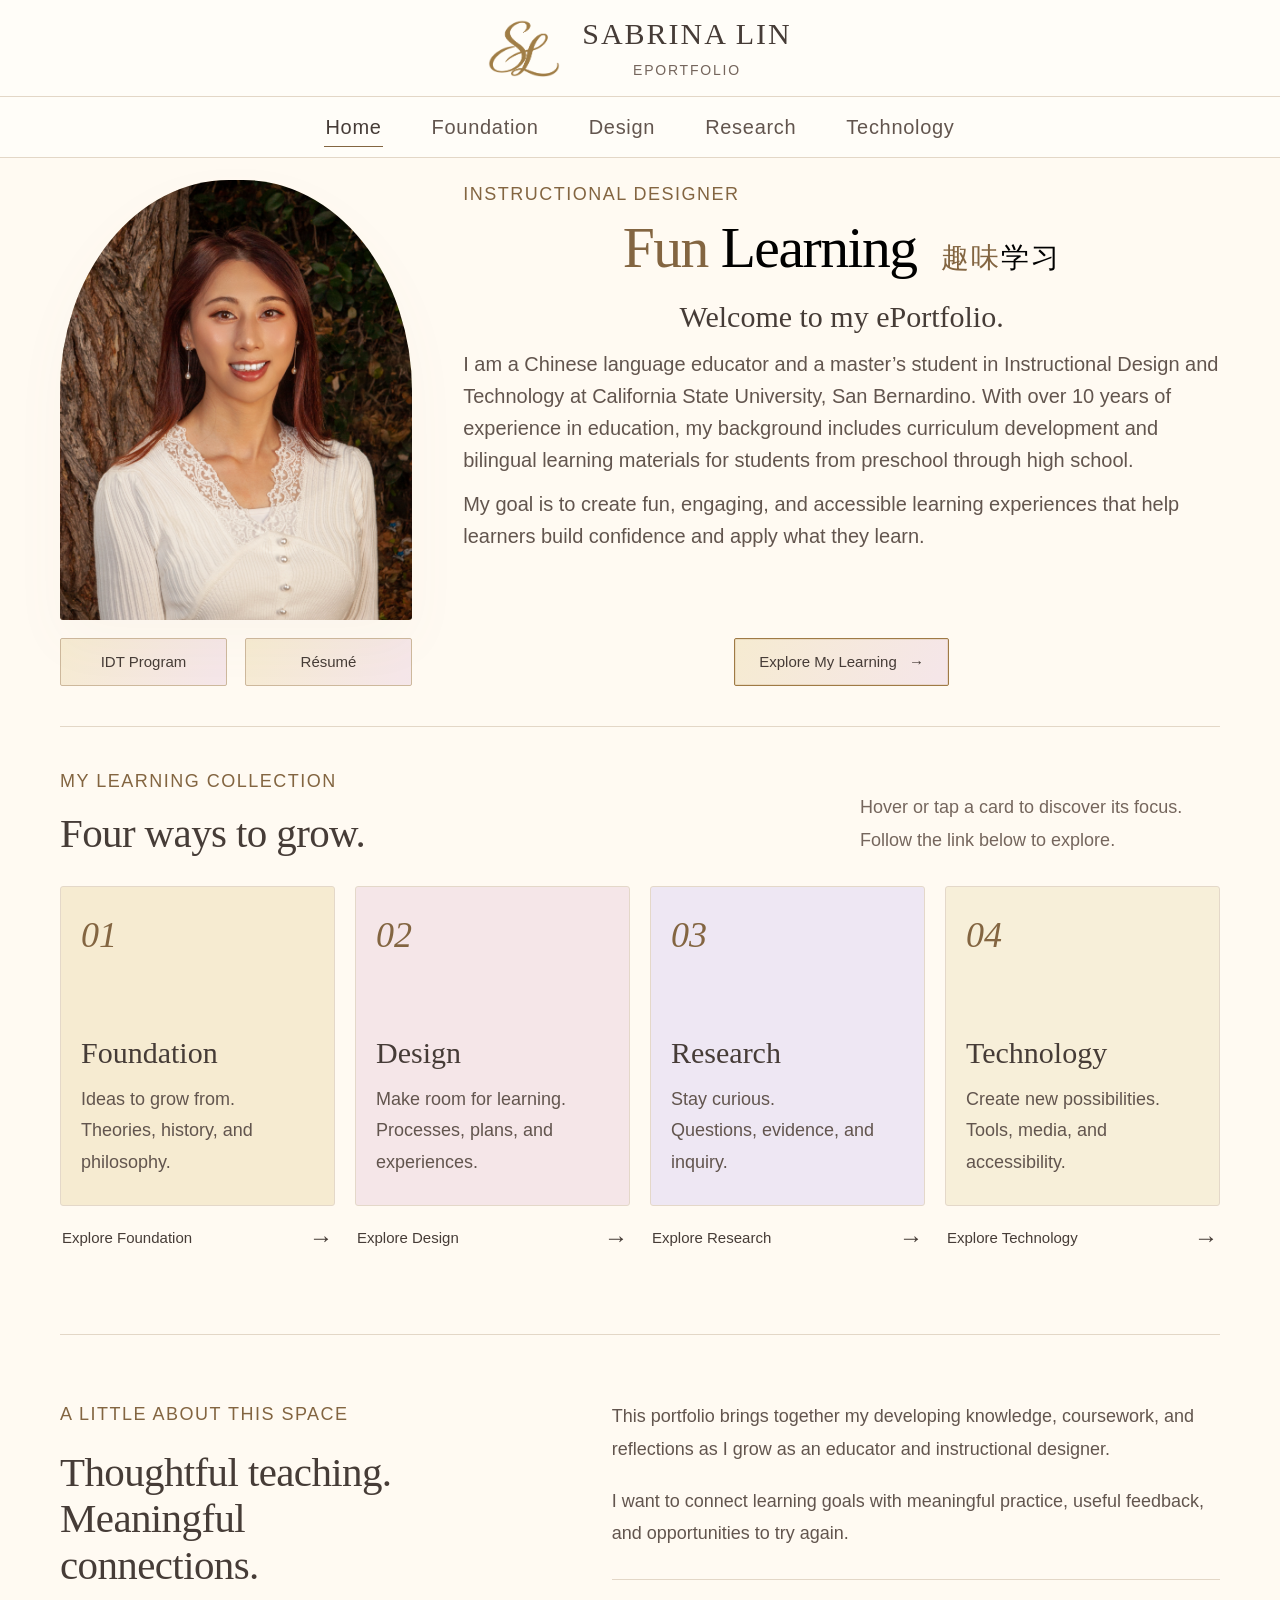
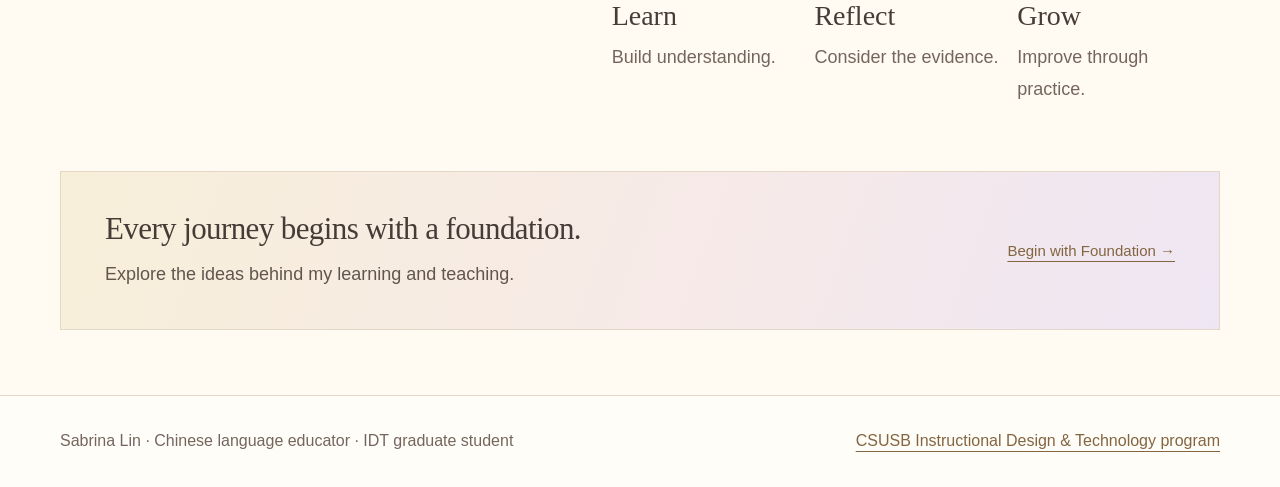
<file: index.html>
<!DOCTYPE html>
<html lang="en">
<head>
  <!-- GITHUB PATH FIX / 资源已上传在 Sabrina-ePortfolio-GitHub-Ready 文件夹。
       以后修改本页文字：编辑 GitHub 最外层的这个 HTML。
       修改外观：编辑 Sabrina-ePortfolio-GitHub-Ready/css/style.css。
       修改 Logo 排版：编辑 Sabrina-ePortfolio-GitHub-Ready/css/logo-styles.css。
       请保留 href / src 中的文件夹前缀。 -->
  <meta charset="UTF-8">
  <meta name="viewport" content="width=device-width, initial-scale=1.0">
  <meta name="description" content="Home — Sabrina Lin's ePortfolio in Instructional Design and Technology.">
  <title>Home | Sabrina Lin ePortfolio</title>
  
  <!-- 全站外观：Sabrina-ePortfolio-GitHub-Ready/css/style.css。直接编辑此 HTML 内的文字，无需 TXT 副本。 -->
  <link rel="stylesheet" href="Sabrina-ePortfolio-GitHub-Ready/css/style.css">
  <link rel="stylesheet" href="Sabrina-ePortfolio-GitHub-Ready/css/logo-styles.css">
  <script src="Sabrina-ePortfolio-GitHub-Ready/js/main.js" defer></script>
</head>
<body class="page-home">
  <a class="skip-link" href="#main">Skip to main content</a>
  <!-- EDIT HEADER / 五页页头结构保持一致。大小和间距统一在 Sabrina-ePortfolio-GitHub-Ready/css/logo-styles.css 修改。
       更换 Logo：修改 Sabrina-ePortfolio-GitHub-Ready/images/sl-logo.png；更改姓名文字时，五页都要同步修改。 -->
  <header class="site-header">
    <div class="masthead container">
      <a class="brand brand-with-logo" href="index.html">
        <img class="site-logo" src="Sabrina-ePortfolio-GitHub-Ready/images/sl-logo.png" alt="" width="80" height="80">
        <span class="brand-copy">
          <span class="brand-name">SABRINA LIN</span>
          <span class="brand-note">ePortfolio</span>
        </span>
      </a>
    </div>
    <div class="nav-border">
      <!-- 当前页的链接保留 aria-current="page"，用于显示下划线。 -->
      <nav class="main-nav container" aria-label="Main navigation">
        <a href="index.html" aria-current="page">Home</a>
        <a href="foundation.html">Foundation</a>
        <a href="design.html">Design</a>
        <a href="research.html">Research</a>
        <a href="technology.html">Technology</a>
      </nav>
    </div>
  </header>
  <main id="main" class="container">
    <!-- EDIT HOME / 在这里修改首页标题和自我介绍。 -->
    <!-- EDIT HOME LAYOUT / 四个直接子元素共用一个 Grid：照片、介绍、左按钮组、右按钮组。
         请保留四个容器的位置，按钮不要再放进 figure 或 hero-copy 里面。
         按钮字号/间距：Sabrina-ePortfolio-GitHub-Ready/css/style.css 顶部 EDIT 02。 -->
    <section class="home-hero" aria-labelledby="home-title">
     <div class="hero-copy layout-a">
        <p class="eyebrow">Instructional designer</p>
        <!-- EDIT HERO TITLE / 不再用 br 强制分成四大行。中文另作副标题。
             字号在 style.css 顶部 --home-title-size 和 --home-chinese-size。 -->
        <!-- 英文标题：em 表示斜体；word-brown 表示棕色 -->
<!-- 把英文和中文放在同一个标题容器里 -->
<div class="hero-title-group">
  <h1 id="home-title">
    <span class="word-brown">Fun</span> Learning
  </h1>

  <p class="hero-chinese" lang="zh-CN">
    <span class="word-brown">趣味</span><span>学习</span>
  </p>
</div>
        <p class="welcome">Welcome to my ePortfolio.</p>
        
        <p class="intro">I am a Chinese language educator and a master’s student in Instructional Design and Technology at California State University, San Bernardino. With over 10 years of experience in education, my background includes curriculum development and bilingual learning materials for students from preschool through high school.</p>
        <!-- EDIT HERO INTRO / 首屏保留简短介绍。完整工作经历保留在下面 EDIT FULL BIO。 -->
         
        <p class="intro"> My goal is to create fun, engaging, and accessible learning experiences that help learners build confidence and apply what they learn.</p>
      </div>
      <!-- EDIT PHOTO / 换照片请替换 src 对应的文件。裁切位置在 style.css 的 .portrait-art。 -->
      <figure class="portrait">
        <div class="portrait-frame">
          <img class="portrait-art" src="Sabrina-ePortfolio-GitHub-Ready/images/sabrina-photo.jpg" alt="Portrait of Sabrina Lin" width="1549" height="1936">
        </div>
      </figure>
      <!-- EDIT BUTTONS / 左边两格平分宽度，顺序是 CSUSB、Résumé。 -->
      <div class="photo-actions">
        <a class="button" href="https://www.csusb.edu/instructional-technology-program" target="_blank" rel="noopener">
          <span>IDT Program</span>
        </a>
        <a class="button" href="Sabrina-ePortfolio-GitHub-Ready/documents/sabrina-resume.pdf" target="_blank" rel="noopener" aria-label="View Sabrina Lin's résumé, PDF, opens in a new tab">
          <span>Résumé</span>
        </a>
      </div>
      <!-- 右边按钮：电脑上保持在介绍下方；与左边两个按钮共用同一行高度。 -->
      <div class="intro-actions">
        <a class="button button-primary" href="foundation.html">
          <span>Explore My Learning <span aria-hidden="true">→</span></span>
        </a>
      </div>
    </section>

    <!-- EDIT INTERESTS / 三项兴趣文字在下面改；字号为 --label-font-size。 -->
    

    <!-- EDIT FULL BIO / 原来的完整工作经历移到这里，内容保留。
         日后可在此添加经历，不会把首页照片和按钮向下推。 -->
    

    <section class="section" aria-labelledby="collection-title">
      <div class="section-heading">
        <div><p class="eyebrow">My learning collection</p><h2 id="collection-title">Four ways to grow.</h2></div>
        <p>Hover or tap a card to discover its focus. Follow the link below to explore.</p>
      </div>
      <!-- EDIT CARDS / 卡片文字可修改；下方链接用于跳转网页。 -->
      <div class="collection">
        <article class="collection-item">
          <button class="flip-control" data-subject="Foundation" type="button" aria-pressed="false" aria-label="Foundation: theories, history, and philosophy. Activate to flip this card.">
            <span class="flip-inner">
              <span class="flip-face flip-front"><span class="flip-number">01</span><span class="flip-title">Foundation</span><span class="flip-caption">Ideas to grow from.<br>Theories, history, and philosophy.</span></span>
              <span class="flip-face flip-back" aria-hidden="true"><span class="flip-title">Start with why.</span><span class="flip-caption">Learning theories help me make thoughtful decisions about how students learn.</span></span>
            </span>
          </button>
          <a class="collection-link" href="foundation.html">Explore Foundation <span aria-hidden="true">→</span></a>
        </article>
        <article class="collection-item">
          <button class="flip-control" data-subject="Design" type="button" aria-pressed="false" aria-label="Design: processes, plans, and experiences. Activate to flip this card.">
            <span class="flip-inner">
              <span class="flip-face flip-front"><span class="flip-number">02</span><span class="flip-title">Design</span><span class="flip-caption">Make room for learning.<br>Processes, plans, and experiences.</span></span>
              <span class="flip-face flip-back" aria-hidden="true"><span class="flip-title">Design with care.</span><span class="flip-caption">Clear goals, meaningful practice, and useful feedback shape a learning experience.</span></span>
            </span>
          </button>
          <a class="collection-link" href="design.html">Explore Design <span aria-hidden="true">→</span></a>
        </article>
        <article class="collection-item">
          <button class="flip-control" data-subject="Research" type="button" aria-pressed="false" aria-label="Research: questions, evidence, and inquiry. Activate to flip this card.">
            <span class="flip-inner">
              <span class="flip-face flip-front"><span class="flip-number">03</span><span class="flip-title">Research</span><span class="flip-caption">Stay curious.<br>Questions, evidence, and inquiry.</span></span>
              <span class="flip-face flip-back" aria-hidden="true"><span class="flip-title">Ask, then explore.</span><span class="flip-caption">Thoughtful questions and careful evidence can guide better classroom decisions.</span></span>
            </span>
          </button>
          <a class="collection-link" href="research.html">Explore Research <span aria-hidden="true">→</span></a>
        </article>
        <article class="collection-item">
          <button class="flip-control" data-subject="Technology" type="button" aria-pressed="false" aria-label="Technology: tools, media, and accessibility. Activate to flip this card.">
            <span class="flip-inner">
              <span class="flip-face flip-front"><span class="flip-number">04</span><span class="flip-title">Technology</span><span class="flip-caption">Create new possibilities.<br>Tools, media, and accessibility.</span></span>
              <span class="flip-face flip-back" aria-hidden="true"><span class="flip-title">Purpose before tools.</span><span class="flip-caption">Digital materials should make learning clearer, more accessible, and more engaging.</span></span>
            </span>
          </button>
          <a class="collection-link" href="technology.html">Explore Technology <span aria-hidden="true">→</span></a>
        </article>
      </div>
    </section>

    <section class="section editorial-split" aria-labelledby="about-title">
      <div class="intro-heading"><p class="eyebrow">A little about this space</p><h2 id="about-title">Thoughtful teaching.<br>Meaningful connections.</h2></div>
      <div class="body-copy">
        <p>This portfolio brings together my developing knowledge, coursework, and reflections as I grow as an educator and instructional designer.</p>
        <p>I want to connect learning goals with meaningful practice, useful feedback, and opportunities to try again.</p>
        <div class="note-list">
          <div><strong>Learn</strong><span>Build understanding.</span></div>
          <div><strong>Reflect</strong><span>Consider the evidence.</span></div>
          <div><strong>Grow</strong><span>Improve through practice.</span></div>
        </div>
      </div>
    </section>

    <aside class="invitation" aria-labelledby="start-title">
      <div><h2 id="start-title">Every journey begins with a foundation.</h2><p>Explore the ideas behind my learning and teaching.</p></div>
      <a class="text-link" href="foundation.html">Begin with Foundation →</a>
    </aside>
  </main>
  <!-- EDIT FOOTER / 页脚文字在这里改；字号在 style.css 的 --footer-font-size 修改。 -->
  <footer class="site-footer">
    <div class="container footer-inner">
      <p>Sabrina Lin · Chinese language educator · IDT graduate student</p>
      <a href="https://www.csusb.edu/instructional-technology-program">CSUSB Instructional Design &amp; Technology program</a>
    </div>
  </footer>
</body>
</html>
</file>
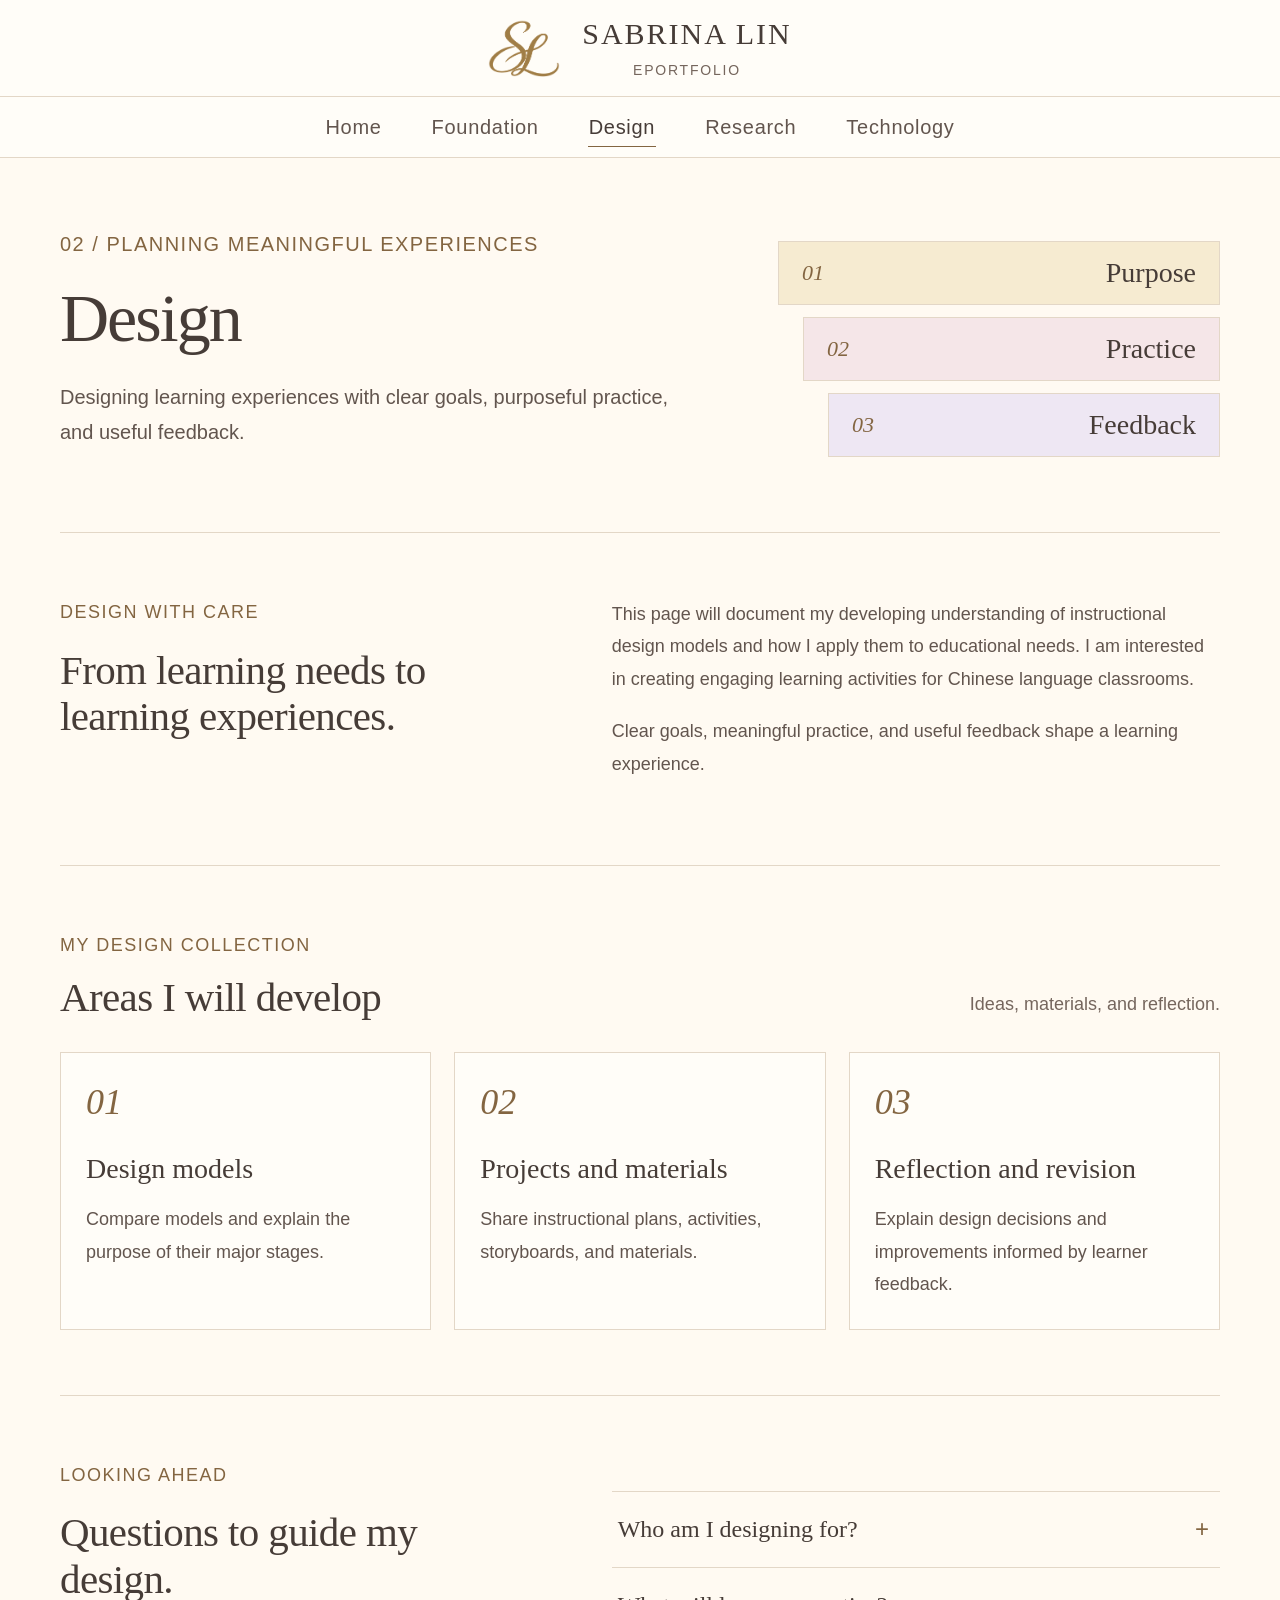
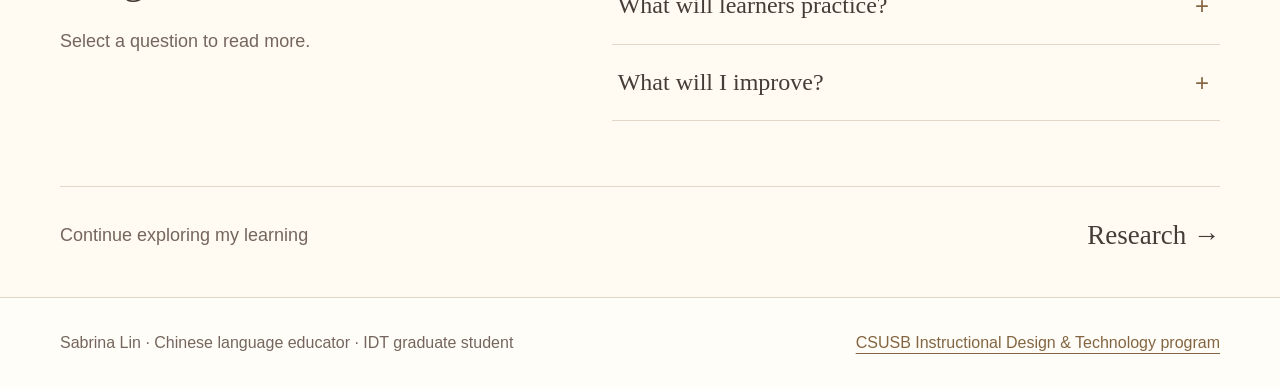
<file: design.html>
<!DOCTYPE html>
<html lang="en">
<head>
  <!-- GITHUB PATH FIX / 资源已上传在 Sabrina-ePortfolio-GitHub-Ready 文件夹。
       以后修改本页文字：编辑 GitHub 最外层的这个 HTML。
       修改外观：编辑 Sabrina-ePortfolio-GitHub-Ready/css/style.css。
       修改 Logo 排版：编辑 Sabrina-ePortfolio-GitHub-Ready/css/logo-styles.css。
       请保留 href / src 中的文件夹前缀。 -->
  <meta charset="UTF-8">
  <meta name="viewport" content="width=device-width, initial-scale=1.0">
  <meta name="description" content="Design — Sabrina Lin's reflective ePortfolio in Instructional Design and Technology.">
  <title>Design | Sabrina Lin ePortfolio</title>
  <!-- 全站外观：Sabrina-ePortfolio-GitHub-Ready/css/style.css。直接编辑此 HTML 内的文字，无需 TXT 副本。 -->
  <link rel="stylesheet" href="Sabrina-ePortfolio-GitHub-Ready/css/style.css">
  <link rel="stylesheet" href="Sabrina-ePortfolio-GitHub-Ready/css/logo-styles.css">
</head>
<body class="page-design">
  <a class="skip-link" href="#main">Skip to main content</a>
  <!-- EDIT HEADER / 五页页头结构保持一致。大小和间距统一在 Sabrina-ePortfolio-GitHub-Ready/css/logo-styles.css 修改。
       更换 Logo：修改 Sabrina-ePortfolio-GitHub-Ready/images/sl-logo.png；更改姓名文字时，五页都要同步修改。 -->
  <header class="site-header">
    <div class="masthead container">
      <a class="brand brand-with-logo" href="index.html">
        <img class="site-logo" src="Sabrina-ePortfolio-GitHub-Ready/images/sl-logo.png" alt="" width="80" height="80">
        <span class="brand-copy">
          <span class="brand-name">SABRINA LIN</span>
          <span class="brand-note">ePortfolio</span>
        </span>
      </a>
    </div>
    <div class="nav-border">
      <!-- 当前页的链接保留 aria-current="page"，用于显示下划线。 -->
      <nav class="main-nav container" aria-label="Main navigation">
        <a href="index.html">Home</a>
        <a href="foundation.html">Foundation</a>
        <a href="design.html" aria-current="page">Design</a>
        <a href="research.html">Research</a>
        <a href="technology.html">Technology</a>
      </nav>
    </div>
  </header>
  <main id="main" class="container">
    <!-- EDIT DESIGN / 修改本页介绍、设计项目和学习反思。 -->
    <header class="inner-hero">
      <div><p class="eyebrow">02 / Planning meaningful experiences</p><h1>Design</h1><p class="lede">Designing learning experiences with clear goals, purposeful practice, and useful feedback.</p></div>
      <div class="hero-art design-art" aria-label="Three design priorities: purpose, practice, and feedback">
        <div><span>01</span>Purpose</div><div><span>02</span>Practice</div><div><span>03</span>Feedback</div>
      </div>
    </header>

    <section class="section editorial-split" aria-labelledby="design-intro">
      <div class="intro-heading"><p class="eyebrow">Design with care</p><h2 id="design-intro">From learning needs to learning experiences.</h2></div>
      <div class="body-copy"><p>This page will document my developing understanding of instructional design models and how I apply them to educational needs. I am interested in creating engaging learning activities for Chinese language classrooms.</p><p>Clear goals, meaningful practice, and useful feedback shape a learning experience.</p></div>
    </section>

    <section class="section" aria-labelledby="design-areas">
      <div class="section-heading"><div><p class="eyebrow">My design collection</p><h2 id="design-areas">Areas I will develop</h2></div><p>Ideas, materials, and reflection.</p></div>
      <div class="principles">
        <article class="principle"><span class="number">01</span><h3>Design models</h3><p>Compare models and explain the purpose of their major stages.</p></article>
        <article class="principle"><span class="number">02</span><h3>Projects and materials</h3><p>Share instructional plans, activities, storyboards, and materials.</p></article>
        <article class="principle"><span class="number">03</span><h3>Reflection and revision</h3><p>Explain design decisions and improvements informed by learner feedback.</p></article>
      </div>
    </section>

    <section class="section editorial-split" aria-labelledby="design-reflections">
      <div class="intro-heading"><p class="eyebrow">Looking ahead</p><h2 id="design-reflections">Questions to guide my design.</h2><p class="small quiet">Select a question to read more.</p></div>
      <!-- EDIT REFLECTIONS / 可替换下方展开内容，加入自己的项目反思。 -->
      <div class="folds">
        <details><summary>Who am I designing for?</summary><p>I want to begin with learners: their needs, prior knowledge, and the context in which they will use what they learn.</p></details>
        <details><summary>What will learners practice?</summary><p>I want to connect the learning goal with purposeful activities and opportunities to use Chinese in meaningful ways.</p></details>
        <details><summary>What will I improve?</summary><p>I plan to explain how learner feedback and evidence of learning inform revisions to my designs.</p></details>
      </div>
    </section>
    <div class="next-page"><p>Continue exploring my learning</p><a href="research.html">Research <span aria-hidden="true">→</span></a></div>
  </main>
  <!-- EDIT FOOTER / 页脚文字在这里改；字号在 style.css 的 --footer-font-size 修改。 -->
  <footer class="site-footer">
    <div class="container footer-inner">
      <p>Sabrina Lin · Chinese language educator · IDT graduate student</p>
      <a href="https://www.csusb.edu/instructional-technology-program">CSUSB Instructional Design &amp; Technology program</a>
    </div>
  </footer>
</body>
</html>
</file>
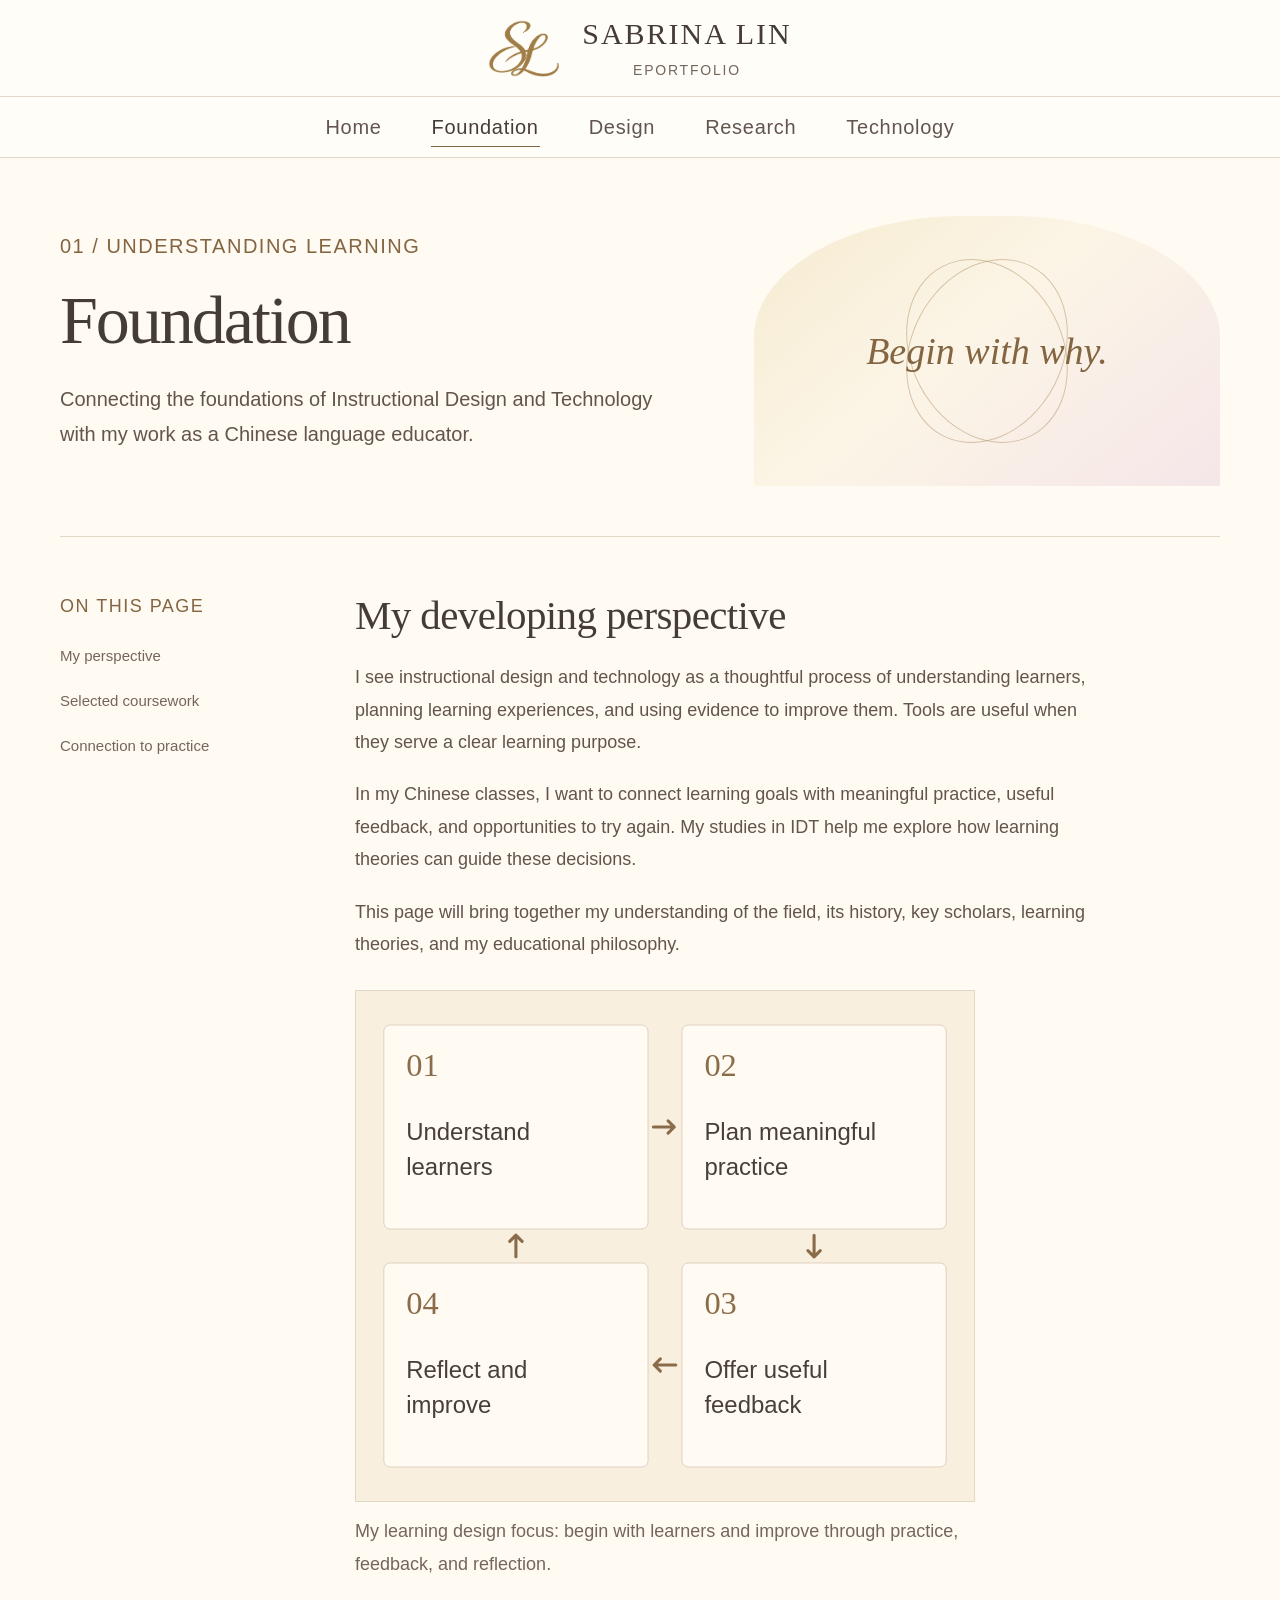
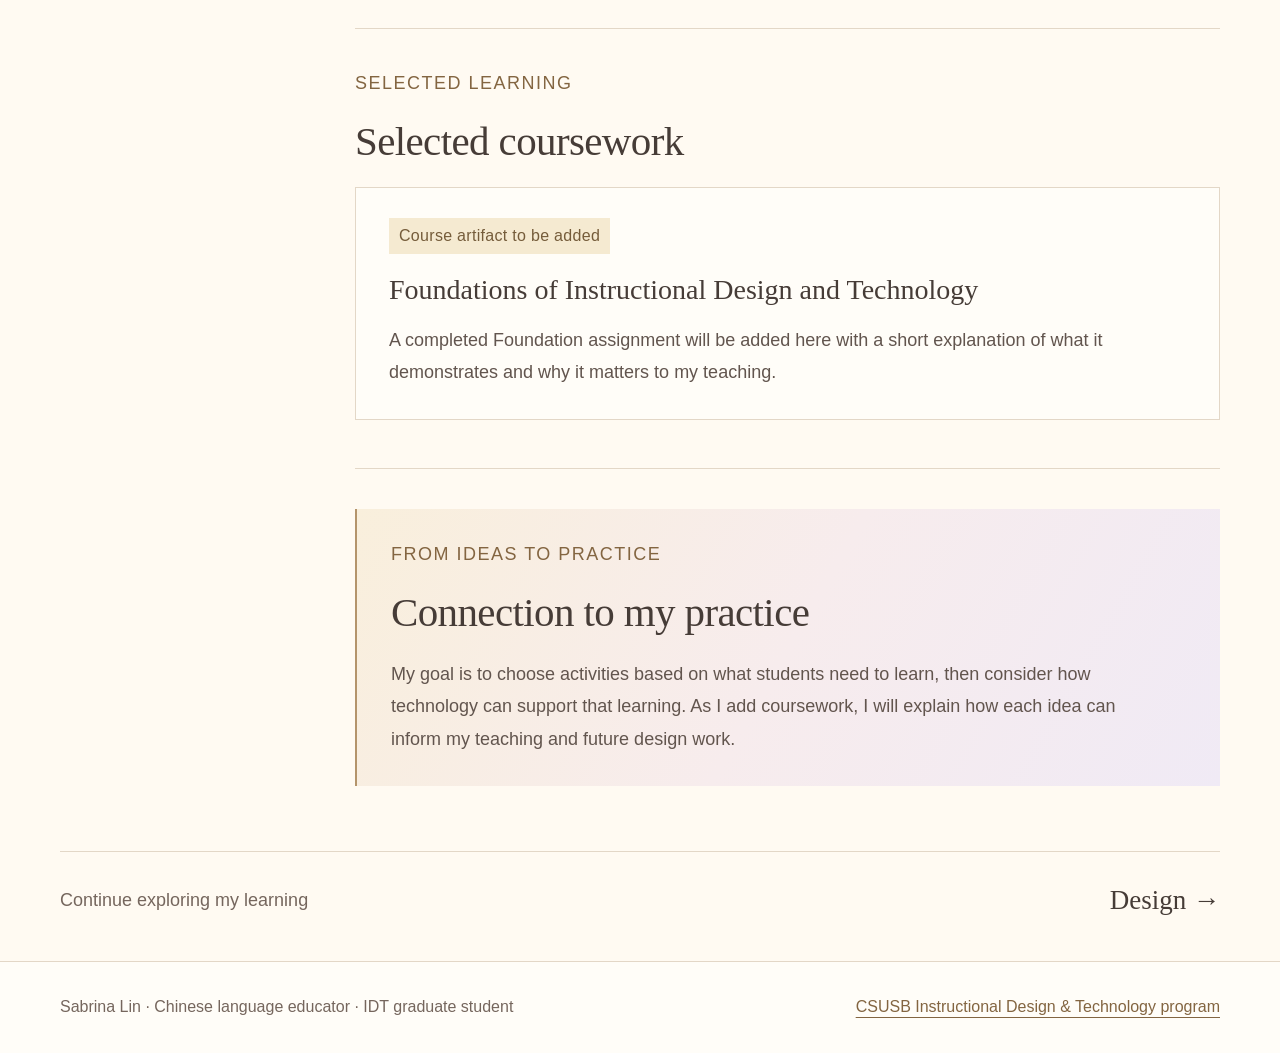
<file: foundation.html>
<!DOCTYPE html>
<html lang="en">
<head>
  <!-- GITHUB PATH FIX / 资源已上传在 Sabrina-ePortfolio-GitHub-Ready 文件夹。
       以后修改本页文字：编辑 GitHub 最外层的这个 HTML。
       修改外观：编辑 Sabrina-ePortfolio-GitHub-Ready/css/style.css。
       修改 Logo 排版：编辑 Sabrina-ePortfolio-GitHub-Ready/css/logo-styles.css。
       请保留 href / src 中的文件夹前缀。 -->
  <meta charset="UTF-8">
  <meta name="viewport" content="width=device-width, initial-scale=1.0">
  <meta name="description" content="Foundation — Sabrina Lin's reflective ePortfolio in Instructional Design and Technology.">
  <title>Foundation | Sabrina Lin ePortfolio</title>
  <!-- 全站外观：Sabrina-ePortfolio-GitHub-Ready/css/style.css。直接编辑此 HTML 内的文字，无需 TXT 副本。 -->
  <link rel="stylesheet" href="Sabrina-ePortfolio-GitHub-Ready/css/style.css">
  <link rel="stylesheet" href="Sabrina-ePortfolio-GitHub-Ready/css/logo-styles.css">
</head>
<body class="page-foundation">
  <a class="skip-link" href="#main">Skip to main content</a>
  <!-- EDIT HEADER / 五页页头结构保持一致。大小和间距统一在 Sabrina-ePortfolio-GitHub-Ready/css/logo-styles.css 修改。
       更换 Logo：修改 Sabrina-ePortfolio-GitHub-Ready/images/sl-logo.png；更改姓名文字时，五页都要同步修改。 -->
  <header class="site-header">
    <div class="masthead container">
      <a class="brand brand-with-logo" href="index.html">
        <img class="site-logo" src="Sabrina-ePortfolio-GitHub-Ready/images/sl-logo.png" alt="" width="80" height="80">
        <span class="brand-copy">
          <span class="brand-name">SABRINA LIN</span>
          <span class="brand-note">ePortfolio</span>
        </span>
      </a>
    </div>
    <div class="nav-border">
      <!-- 当前页的链接保留 aria-current="page"，用于显示下划线。 -->
      <nav class="main-nav container" aria-label="Main navigation">
        <a href="index.html">Home</a>
        <a href="foundation.html" aria-current="page">Foundation</a>
        <a href="design.html">Design</a>
        <a href="research.html">Research</a>
        <a href="technology.html">Technology</a>
      </nav>
    </div>
  </header>
  <main id="main" class="container">
    <!-- EDIT FOUNDATION / 修改 Foundation 标题、介绍和作品。 -->
    <header class="inner-hero">
      <div><p class="eyebrow">01 / Understanding learning</p><h1>Foundation</h1><p class="lede">Connecting the foundations of Instructional Design and Technology with my work as a Chinese language educator.</p></div>
      <div class="hero-art abstract-card" aria-hidden="true"><span class="art-word">Begin with why.</span></div>
    </header>

    <div class="page-layout">
      <aside class="page-index" aria-label="Foundation sections">
        <p class="eyebrow">On this page</p>
        <ul><li><a href="#perspective">My perspective</a></li><li><a href="#coursework">Selected coursework</a></li><li><a href="#reflection">Connection to practice</a></li></ul>
      </aside>
      <div>
        <section id="perspective" class="content-section" aria-labelledby="perspective-title">
          <h2 id="perspective-title">My developing perspective</h2>
          <p>I see instructional design and technology as a thoughtful process of understanding learners, planning learning experiences, and using evidence to improve them. Tools are useful when they serve a clear learning purpose.</p>
          <p>In my Chinese classes, I want to connect learning goals with meaningful practice, useful feedback, and opportunities to try again. My studies in IDT help me explore how learning theories can guide these decisions.</p>
          <p>This page will bring together my understanding of the field, its history, key scholars, learning theories, and my educational philosophy.</p>
          <figure class="focus-figure">
            <img src="Sabrina-ePortfolio-GitHub-Ready/images/learning-focus.svg" alt="A cycle of four learning design priorities: understand learners, plan meaningful practice, offer useful feedback, and reflect and improve." width="800" height="660" loading="lazy">
            <figcaption>My learning design focus: begin with learners and improve through practice, feedback, and reflection.</figcaption>
          </figure>
        </section>

        <section id="coursework" class="content-section" aria-labelledby="coursework-title">
          <p class="eyebrow">Selected learning</p><h2 id="coursework-title">Selected coursework</h2>
          <!-- EDIT COURSEWORK / 将自己的作业 PDF 放进 documents 后，再添加可见链接。
               示例：<a class="button" href="Sabrina-ePortfolio-GitHub-Ready/documents/foundation-assignment.pdf">Read my assignment (PDF)</a>
               链接必须在本注释结束符之后，才能显示。然后删除待添加状态并改写标题与简介。 -->
          <article class="coursework">
            <span class="status">Course artifact to be added</span>
            <h3>Foundations of Instructional Design and Technology</h3>
            <p>A completed Foundation assignment will be added here with a short explanation of what it demonstrates and why it matters to my teaching.</p>
          </article>
        </section>

        <section id="reflection" class="content-section" aria-labelledby="reflection-title">
          <div class="reflection">
            <p class="eyebrow">From ideas to practice</p><h2 id="reflection-title">Connection to my practice</h2>
            <p>My goal is to choose activities based on what students need to learn, then consider how technology can support that learning. As I add coursework, I will explain how each idea can inform my teaching and future design work.</p>
          </div>
        </section>
      </div>
    </div>
    <div class="next-page"><p>Continue exploring my learning</p><a href="design.html">Design <span aria-hidden="true">→</span></a></div>
  </main>
  <!-- EDIT FOOTER / 页脚文字在这里改；字号在 style.css 的 --footer-font-size 修改。 -->
  <footer class="site-footer">
    <div class="container footer-inner">
      <p>Sabrina Lin · Chinese language educator · IDT graduate student</p>
      <a href="https://www.csusb.edu/instructional-technology-program">CSUSB Instructional Design &amp; Technology program</a>
    </div>
  </footer>
</body>
</html>
</file>
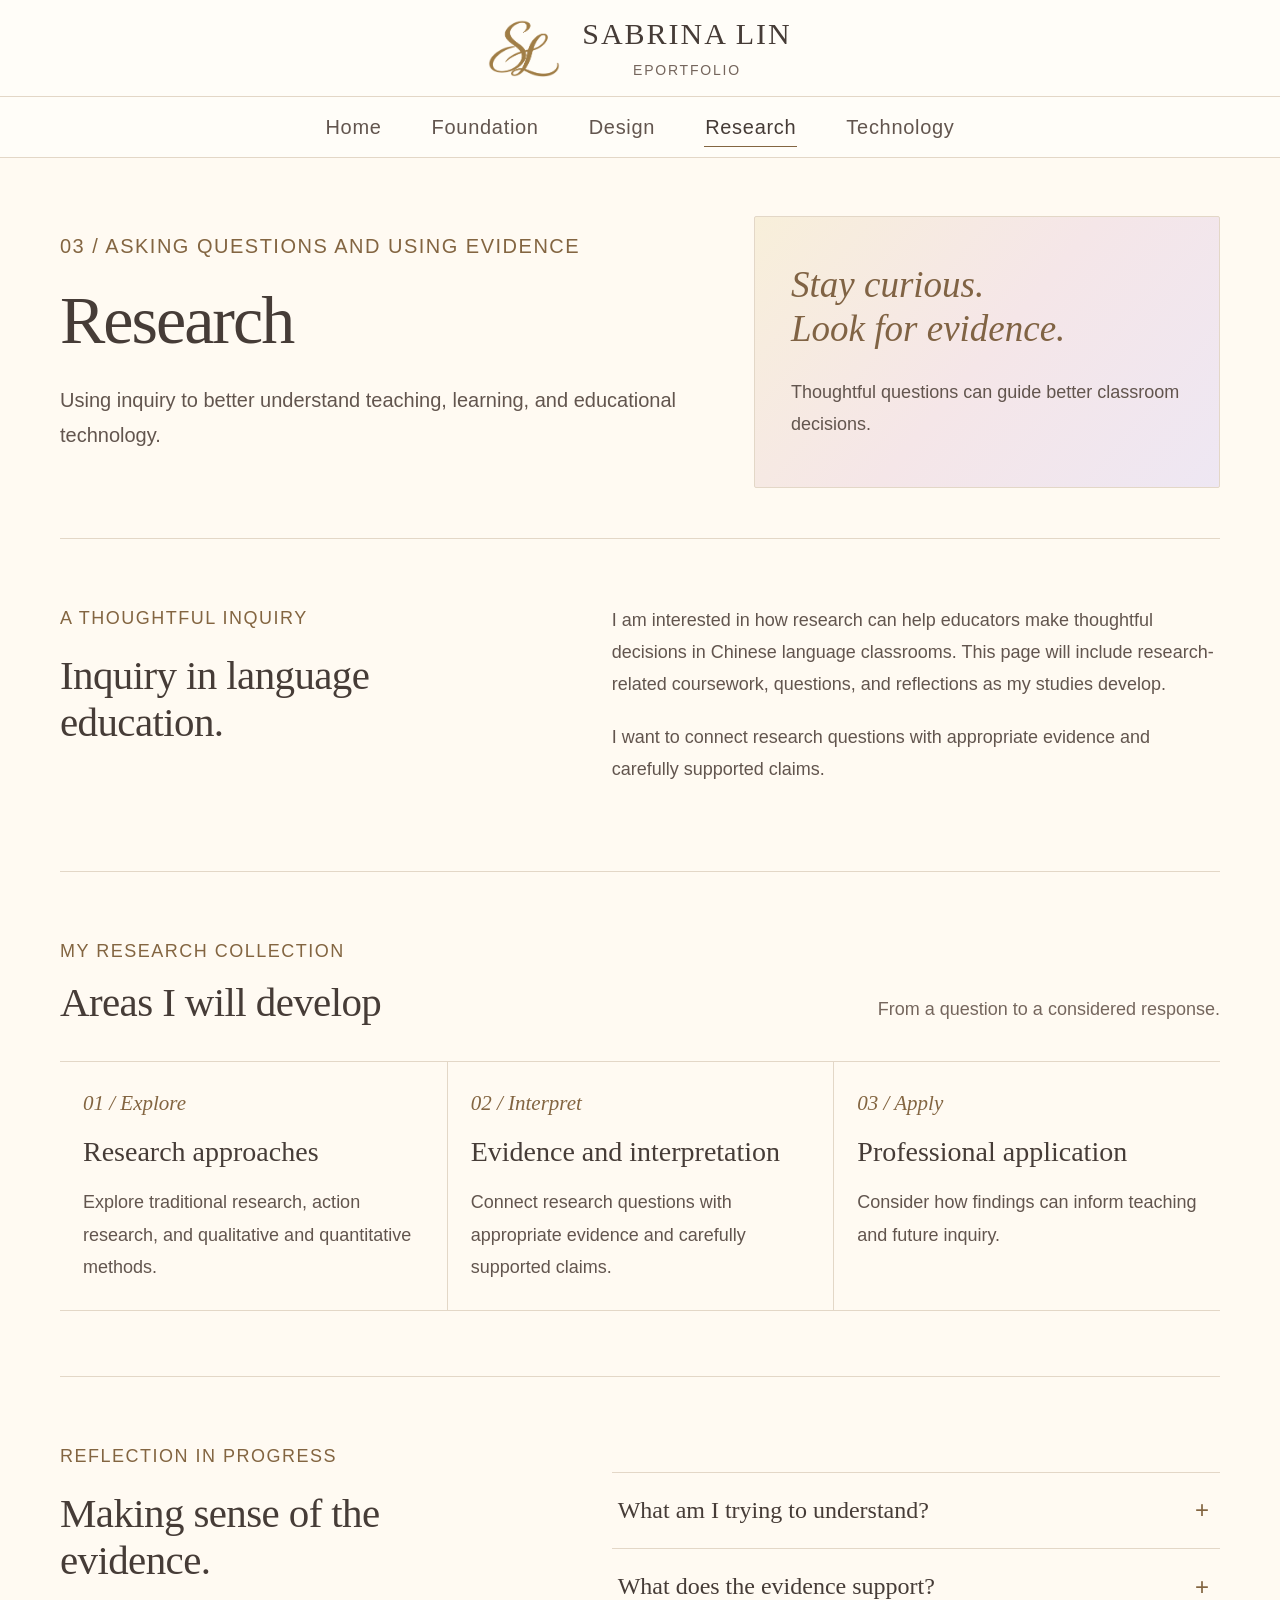
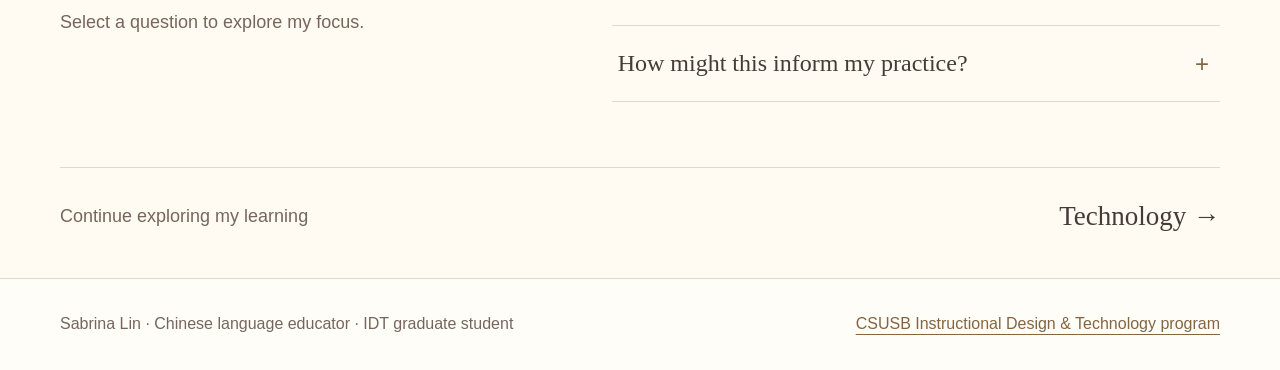
<file: research.html>
<!DOCTYPE html>
<html lang="en">
<head>
  <!-- GITHUB PATH FIX / 资源已上传在 Sabrina-ePortfolio-GitHub-Ready 文件夹。
       以后修改本页文字：编辑 GitHub 最外层的这个 HTML。
       修改外观：编辑 Sabrina-ePortfolio-GitHub-Ready/css/style.css。
       修改 Logo 排版：编辑 Sabrina-ePortfolio-GitHub-Ready/css/logo-styles.css。
       请保留 href / src 中的文件夹前缀。 -->
  <meta charset="UTF-8">
  <meta name="viewport" content="width=device-width, initial-scale=1.0">
  <meta name="description" content="Research — Sabrina Lin's reflective ePortfolio in Instructional Design and Technology.">
  <title>Research | Sabrina Lin ePortfolio</title>
  <!-- 全站外观：Sabrina-ePortfolio-GitHub-Ready/css/style.css。直接编辑此 HTML 内的文字，无需 TXT 副本。 -->
  <link rel="stylesheet" href="Sabrina-ePortfolio-GitHub-Ready/css/style.css">
  <link rel="stylesheet" href="Sabrina-ePortfolio-GitHub-Ready/css/logo-styles.css">
</head>
<body class="page-research">
  <a class="skip-link" href="#main">Skip to main content</a>
  <!-- EDIT HEADER / 五页页头结构保持一致。大小和间距统一在 Sabrina-ePortfolio-GitHub-Ready/css/logo-styles.css 修改。
       更换 Logo：修改 Sabrina-ePortfolio-GitHub-Ready/images/sl-logo.png；更改姓名文字时，五页都要同步修改。 -->
  <header class="site-header">
    <div class="masthead container">
      <a class="brand brand-with-logo" href="index.html">
        <img class="site-logo" src="Sabrina-ePortfolio-GitHub-Ready/images/sl-logo.png" alt="" width="80" height="80">
        <span class="brand-copy">
          <span class="brand-name">SABRINA LIN</span>
          <span class="brand-note">ePortfolio</span>
        </span>
      </a>
    </div>
    <div class="nav-border">
      <!-- 当前页的链接保留 aria-current="page"，用于显示下划线。 -->
      <nav class="main-nav container" aria-label="Main navigation">
        <a href="index.html">Home</a>
        <a href="foundation.html">Foundation</a>
        <a href="design.html">Design</a>
        <a href="research.html" aria-current="page">Research</a>
        <a href="technology.html">Technology</a>
      </nav>
    </div>
  </header>
  <main id="main" class="container">
    <!-- EDIT RESEARCH / 修改研究方向、证据和学习反思。 -->
    <header class="inner-hero">
      <div><p class="eyebrow">03 / Asking questions and using evidence</p><h1>Research</h1><p class="lede">Using inquiry to better understand teaching, learning, and educational technology.</p></div>
      <div class="hero-art quote-card"><p class="quote">Stay curious.<br>Look for evidence.</p><p class="small">Thoughtful questions can guide better classroom decisions.</p></div>
    </header>

    <section class="section editorial-split" aria-labelledby="research-intro">
      <div class="intro-heading"><p class="eyebrow">A thoughtful inquiry</p><h2 id="research-intro">Inquiry in language education.</h2></div>
      <div class="body-copy"><p>I am interested in how research can help educators make thoughtful decisions in Chinese language classrooms. This page will include research-related coursework, questions, and reflections as my studies develop.</p><p>I want to connect research questions with appropriate evidence and carefully supported claims.</p></div>
    </section>

    <section class="section" aria-labelledby="research-areas">
      <div class="section-heading"><div><p class="eyebrow">My research collection</p><h2 id="research-areas">Areas I will develop</h2></div><p>From a question to a considered response.</p></div>
      <div class="research-flow">
        <div><span class="step">01 / Explore</span><h3>Research approaches</h3><p>Explore traditional research, action research, and qualitative and quantitative methods.</p></div>
        <div><span class="step">02 / Interpret</span><h3>Evidence and interpretation</h3><p>Connect research questions with appropriate evidence and carefully supported claims.</p></div>
        <div><span class="step">03 / Apply</span><h3>Professional application</h3><p>Consider how findings can inform teaching and future inquiry.</p></div>
      </div>
    </section>

    <section class="section editorial-split" aria-labelledby="research-reflection">
      <div class="intro-heading"><p class="eyebrow">Reflection in progress</p><h2 id="research-reflection">Making sense of the evidence.</h2><p class="small quiet">Select a question to explore my focus.</p></div>
      <!-- EDIT RESEARCH NOTES / 可以把展开内容改成自己的研究笔记。 -->
      <div class="folds">
        <details><summary>What am I trying to understand?</summary><p>I am interested in questions that arise from Chinese language teaching and the ways technology may support learning.</p></details>
        <details><summary>What does the evidence support?</summary><p>I want to distinguish what a study directly shows from what I might infer, and consider its limitations before applying the findings.</p></details>
        <details><summary>How might this inform my practice?</summary><p>As I add research coursework, I will explain how the ideas may influence my teaching, design decisions, and future questions.</p></details>
      </div>
    </section>
    <div class="next-page"><p>Continue exploring my learning</p><a href="technology.html">Technology <span aria-hidden="true">→</span></a></div>
  </main>
  <!-- EDIT FOOTER / 页脚文字在这里改；字号在 style.css 的 --footer-font-size 修改。 -->
  <footer class="site-footer">
    <div class="container footer-inner">
      <p>Sabrina Lin · Chinese language educator · IDT graduate student</p>
      <a href="https://www.csusb.edu/instructional-technology-program">CSUSB Instructional Design &amp; Technology program</a>
    </div>
  </footer>
</body>
</html>
</file>
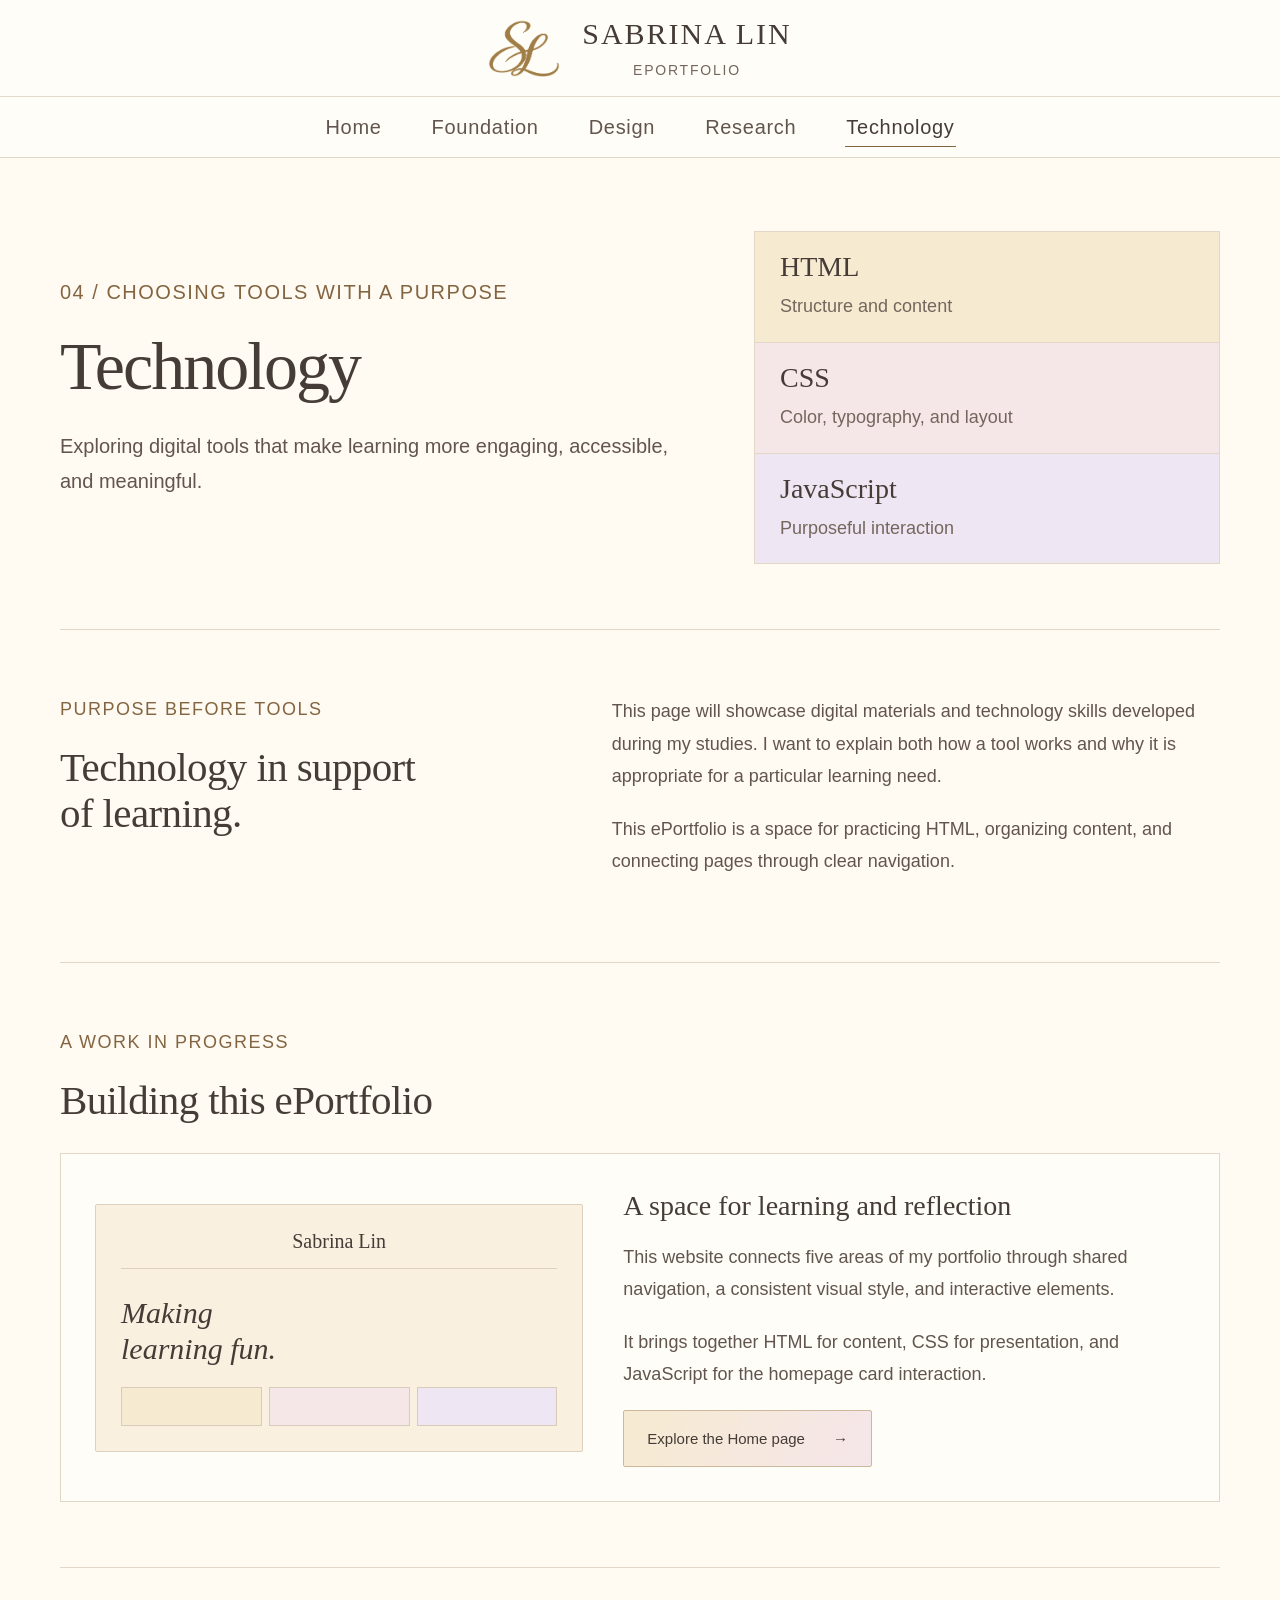
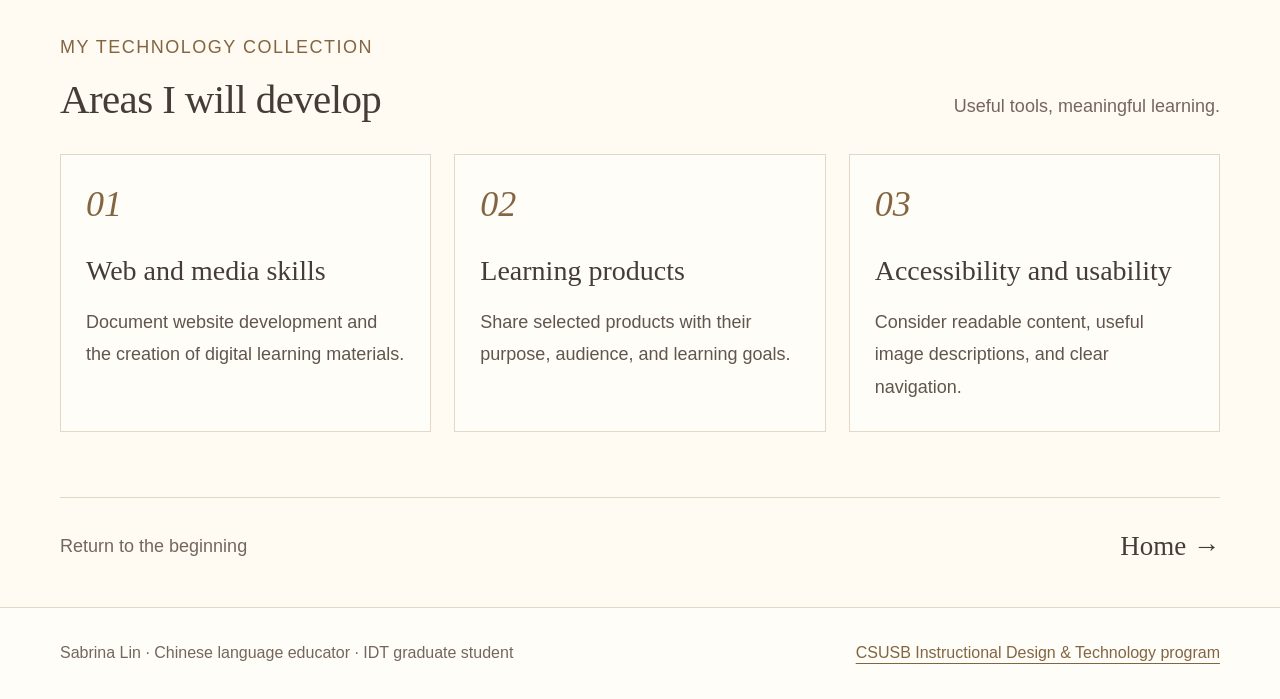
<file: technology.html>
<!DOCTYPE html>
<html lang="en">
<head>
  <!-- GITHUB PATH FIX / 资源已上传在 Sabrina-ePortfolio-GitHub-Ready 文件夹。
       以后修改本页文字：编辑 GitHub 最外层的这个 HTML。
       修改外观：编辑 Sabrina-ePortfolio-GitHub-Ready/css/style.css。
       修改 Logo 排版：编辑 Sabrina-ePortfolio-GitHub-Ready/css/logo-styles.css。
       请保留 href / src 中的文件夹前缀。 -->
  <meta charset="UTF-8">
  <meta name="viewport" content="width=device-width, initial-scale=1.0">
  <meta name="description" content="Technology — Sabrina Lin's reflective ePortfolio in Instructional Design and Technology.">
  <title>Technology | Sabrina Lin ePortfolio</title>
  <!-- 全站外观：Sabrina-ePortfolio-GitHub-Ready/css/style.css。直接编辑此 HTML 内的文字，无需 TXT 副本。 -->
  <link rel="stylesheet" href="Sabrina-ePortfolio-GitHub-Ready/css/style.css">
  <link rel="stylesheet" href="Sabrina-ePortfolio-GitHub-Ready/css/logo-styles.css">
</head>
<body class="page-technology">
  <a class="skip-link" href="#main">Skip to main content</a>
  <!-- EDIT HEADER / 五页页头结构保持一致。大小和间距统一在 Sabrina-ePortfolio-GitHub-Ready/css/logo-styles.css 修改。
       更换 Logo：修改 Sabrina-ePortfolio-GitHub-Ready/images/sl-logo.png；更改姓名文字时，五页都要同步修改。 -->
  <header class="site-header">
    <div class="masthead container">
      <a class="brand brand-with-logo" href="index.html">
        <img class="site-logo" src="Sabrina-ePortfolio-GitHub-Ready/images/sl-logo.png" alt="" width="80" height="80">
        <span class="brand-copy">
          <span class="brand-name">SABRINA LIN</span>
          <span class="brand-note">ePortfolio</span>
        </span>
      </a>
    </div>
    <div class="nav-border">
      <!-- 当前页的链接保留 aria-current="page"，用于显示下划线。 -->
      <nav class="main-nav container" aria-label="Main navigation">
        <a href="index.html">Home</a>
        <a href="foundation.html">Foundation</a>
        <a href="design.html">Design</a>
        <a href="research.html">Research</a>
        <a href="technology.html" aria-current="page">Technology</a>
      </nav>
    </div>
  </header>
  <main id="main" class="container">
    <!-- EDIT TECHNOLOGY / 修改数字工具、学习作品和技术反思。 -->
    <header class="inner-hero">
      <div><p class="eyebrow">04 / Choosing tools with a purpose</p><h1>Technology</h1><p class="lede">Exploring digital tools that make learning more engaging, accessible, and meaningful.</p></div>
      <div class="hero-art tech-art" aria-label="The three building blocks of this website">
        <div><strong>HTML</strong><span>Structure and content</span></div>
        <div><strong>CSS</strong><span>Color, typography, and layout</span></div>
        <div><strong>JavaScript</strong><span>Purposeful interaction</span></div>
      </div>
    </header>

    <section class="section editorial-split" aria-labelledby="technology-intro">
      <div class="intro-heading"><p class="eyebrow">Purpose before tools</p><h2 id="technology-intro">Technology in support of learning.</h2></div>
      <div class="body-copy"><p>This page will showcase digital materials and technology skills developed during my studies. I want to explain both how a tool works and why it is appropriate for a particular learning need.</p><p>This ePortfolio is a space for practicing HTML, organizing content, and connecting pages through clear navigation.</p></div>
    </section>

    <section class="section" aria-labelledby="featured-title">
      <p class="eyebrow">A work in progress</p><h2 id="featured-title">Building this ePortfolio</h2>
      <!-- EDIT FEATURED PROJECT / 可以在以后替换为你的数字学习作品。 -->
      <article class="featured-project">
        <div class="mini-site" aria-hidden="true"><span class="mini-brand">Sabrina Lin</span><span class="mini-title">Making<br>learning fun.</span><div class="mini-swatches"><span></span><span></span><span></span></div></div>
        <div class="project-copy"><h3>A space for learning and reflection</h3><p>This website connects five areas of my portfolio through shared navigation, a consistent visual style, and interactive elements.</p><p>It brings together HTML for content, CSS for presentation, and JavaScript for the homepage card interaction.</p><a class="button" href="index.html">Explore the Home page <span aria-hidden="true">→</span></a></div>
      </article>
    </section>

    <section class="section" aria-labelledby="technology-areas">
      <div class="section-heading"><div><p class="eyebrow">My technology collection</p><h2 id="technology-areas">Areas I will develop</h2></div><p>Useful tools, meaningful learning.</p></div>
      <div class="principles">
        <article class="principle"><span class="number">01</span><h3>Web and media skills</h3><p>Document website development and the creation of digital learning materials.</p></article>
        <article class="principle"><span class="number">02</span><h3>Learning products</h3><p>Share selected products with their purpose, audience, and learning goals.</p></article>
        <article class="principle"><span class="number">03</span><h3>Accessibility and usability</h3><p>Consider readable content, useful image descriptions, and clear navigation.</p></article>
      </div>
    </section>
    <div class="next-page"><p>Return to the beginning</p><a href="index.html">Home <span aria-hidden="true">→</span></a></div>
  </main>
  <!-- EDIT FOOTER / 页脚文字在这里改；字号在 style.css 的 --footer-font-size 修改。 -->
  <footer class="site-footer">
    <div class="container footer-inner">
      <p>Sabrina Lin · Chinese language educator · IDT graduate student</p>
      <a href="https://www.csusb.edu/instructional-technology-program">CSUSB Instructional Design &amp; Technology program</a>
    </div>
  </footer>
</body>
</html>
</file>
<file: Sabrina-ePortfolio-GitHub-Ready/css/style.css>
/* SABRINA LIN — Champagne & Pearl
   修改全站外观 / EDIT SITE APPEARANCE
   所有五个网页共用这个文件，无需逐页复制样式。 */
   
:root {
  /* EDIT 01 — 全站字号 / 数字越大，字越大。五个页面一起生效。
     只改这里的数字，不要在文件末尾重复添加同名规则。
     顶部姓名和 Logo 的字号在 logo-styles.css。 */
     
  --body-font-size: 18px;          /* 所有普通正文：原来 15px */
  --intro-font-size: 20px;         /* 首页两段自我介绍 */
  --nav-font-size: 20px;           /* Home / Foundation 等导航 */
  --label-font-size: 18px;         /* A little about... / Selected learning 等小标题、兴趣栏 */
  --page-label-font-size: 20px;    /* 01 / Understanding learning 等四页顶部标签 */
  --small-font-size: 18px;         /* 说明、图片说明、卡片正文、展开提示 */
  --footer-font-size: 16px;        /* 每页底部 Sabrina Lin 和 CSUSB 链接 */
  --status-font-size: 16px;        /* Course artifact to be added 状态提示 */
  --link-font-size: 15px;          /* Explore Foundation 等链接、页面目录 */
  --welcome-font-size: 30px;       /* Welcome to my ePortfolio，首屏欢迎语 */
  --home-title-size: clamp(40px, 4.5vw, 58px);     /* 英文标题自然换行，不强制竖排 */
  --home-title-size-mobile: clamp(38px, 8vw, 48px); /* 手机首页大标题 */
  --home-chinese-size: 28px;       /* 有趣的学习：独立的中文副标题 */
  --section-title-size: clamp(30px, 3.2vw, 42px);  /* 各区域大标题 */
  --subheading-font-size: 28px;    /* Learn / Reflect / Grow，以及各内容小标题 */
  --card-title-size: 30px;         /* Foundation / Design / Research / Technology 卡片标题 */
  --card-title-size-mobile: 28px;  /* 手机卡片标题 */
  --card-number-size: 36px;        /* 卡片 01 / 02 / 03 / 04 */

  /* EDIT 02 — 首页按钮与布局 / margin 外间距；padding 按钮内部留白。 */
  --button-font-size: 15px;        /* 电脑按钮字号 */
  --button-font-size-mobile: 16px; /* 手机按钮字号；文字多时自动换行 */
  --button-min-height: 48px;       /* 最小高度；实际高度会随文字一起增长 */
  --button-gap: 16px;             /* CSUSB 与 Résumé 两框之间的距离 */
  --button-gap-mobile: 8px;       /* 手机按钮间距 */
  --actions-space: 18px;          /* 内容行与下方按钮的距离 */
  --hero-column-gap: clamp(28px, 4vw, 56px); /* 电脑照片与介绍之间的横向距离 */

  /* EDIT FIRST SCREEN — 首页首屏的紧凑程度。
     照片按窗口高度缩放，宽度最小 260px、最大 352px；仍保留 4:5 拱形比例。
     想固定照片大小，可把整段 clamp(...) 改为 300px。
     不设置网页固定高度、不隐藏内容；小屏或文字放大后允许正常滚动。 */
  --home-photo-width: clamp(260px, calc(80vh - 248px), 352px);
  --hero-padding-y: 22px;          /* 导航到首页内容，以及首屏底部的留白 */
  --intro-line-height: 1.6;        /* 首屏段落行距；正文仍是 18px */

  /* EDIT COLORS / 全站主色调 */
  --page: #fffaf2;
  --surface: #fffdf8;
  --cream: #f6ebd1;
  --pink: #f5e6e8;
  --lavender: #eee7f3;
  --ink: #463c37;
  --body: #62554e;
  --muted: #75665d;
  --gold: #836541;
  --rule: #e3d7c7;
  --serif: Georgia, 'Times New Roman', serif;
  --sans: Arial, Helvetica, sans-serif;
}
* { box-sizing: border-box; }
html { scroll-behavior: smooth; scroll-padding-top: 24px; }
body { margin: 0; color: var(--body); background: var(--page); font: var(--body-font-size)/1.8 var(--sans); }
img { display: block; max-width: 100%; height: auto; }
button { font: inherit; color: inherit; }
a { color: var(--gold); text-underline-offset: 5px; }
a:hover { color: var(--ink); }
a:focus-visible, button:focus-visible, summary:focus-visible { outline: 2px solid #855f7b; outline-offset: 5px; }
[hidden] { display: none !important; }
.container { width: min(1160px, calc(100% - 80px)); margin-inline: auto; }
.skip-link { position: absolute; left: 16px; top: -120px; z-index: 10; background: var(--surface); padding: 12px 18px; }
.skip-link:focus { top: 12px; }
h1, h2, h3, p, figure { margin-top: 0; }
h1, h2, h3 { color: var(--ink); }
h1, h2 { font-family: var(--serif); font-weight: 400; line-height: 1.13; }
h1 { font-size: clamp(45px, 6vw, 76px); letter-spacing: -2px; margin-bottom: 24px; }
h2 { font-size: var(--section-title-size); letter-spacing: -.6px; margin-bottom: 23px; }
h3 { font: var(--subheading-font-size)/1.3 var(--serif); margin-bottom: 16px; }
p { margin-bottom: 20px; }
em { font-weight: 400; }
.eyebrow { color: var(--gold); font-size: var(--label-font-size); line-height: 1.6; letter-spacing: 1.5px; text-transform: uppercase; margin-bottom: 20px; }
.quiet { color: var(--muted); }
.lede { font-size: 20px; line-height: 1.75; max-width: 660px; }
.small { font-size: var(--small-font-size); }
.site-header { background: var(--surface); }
.nav-border { border-block: 1px solid var(--rule); }
.main-nav { display: flex; flex-wrap: wrap; justify-content: center; gap: 0 48px; }
.main-nav a { position: relative; display: block; padding: 12px 1px; color: var(--body); font-size: var(--nav-font-size); letter-spacing: .7px; text-decoration: none; }
.main-nav a::after { content: ''; position: absolute; bottom: 10px; left: 0; right: 0; height: 1px; background: var(--gold); transform: scaleX(0); transform-origin: left; transition: transform .28s ease; }
.main-nav a[aria-current='page'] { color: var(--ink); }
.main-nav a:hover::after, .main-nav a[aria-current='page']::after { transform: scaleX(1); }
/* EDIT 03 — 首页对齐。照片和介绍顶部对齐；下面两组按钮共享另一行。
   左栏宽度由 --home-photo-width 控制，右栏使用剩余宽度。
   align-items:start 解决照片上方的大空白；按钮依靠共同的网格行对齐。
   不要给照片加负 margin-top，也不要给按钮设 position:absolute。 */
.home-hero {
  display: grid;
  grid-template-columns: var(--home-photo-width) minmax(0, 1fr);
  grid-template-areas: "photo intro" "photo-links intro-link";
  column-gap: var(--hero-column-gap);
  row-gap: var(--actions-space);
  align-items: start;
  padding-block: var(--hero-padding-y);
}
.home-hero > .portrait { grid-area: photo; width: 100%; margin: 0; padding: 0; }
.home-hero > .hero-copy { grid-area: intro; min-width: 0; }
.hero-copy > p:last-child { margin-bottom: 0; }
.home-hero > .photo-actions {
  grid-area: photo-links;
  display: grid;
  grid-template-columns: repeat(2, minmax(0, 1fr));
  gap: 18px;
}

.intro-actions {
  grid-area: intro-link;
  display: flex;
  justify-content: center;
  align-items: center;
  width: 100%;
}
.home-hero > .photo-actions, .home-hero > .intro-actions {
  min-width: 0;
  margin: 0;
  align-self: stretch;
  align-items: stretch;
}
.hero-copy .eyebrow { margin-bottom: 8px; }
.hero-copy h1 { font-size: var(--home-title-size); line-height: 1.08; letter-spacing: -1.5px; margin-bottom: 8px; }
.hero-copy h1 em { color: var(--gold); }
.hero-copy .hero-chinese { color: var(--gold); font-size: var(--home-chinese-size); line-height: 1.4; letter-spacing: 2px; margin-bottom: 14px; }
.hero-copy .welcome { color: var(--ink); font: var(--welcome-font-size)/1.3 var(--serif); margin-bottom: 12px; }
.hero-copy .intro { font-size: var(--intro-font-size); line-height: var(--intro-line-height); margin-bottom: 12px; max-width: 72ch; }
.hero-copy .intro:last-child { margin-bottom: 0; }
.actions { display: flex; gap: 18px 26px; flex-wrap: wrap; align-items: center; margin-top: 29px; }
.button { display: inline-flex; gap: 28px; align-items: center; justify-content: space-between; padding: 14px 23px; border: 1px solid #cdb89c; border-radius: 2px; color: var(--ink); background: linear-gradient(115deg, var(--cream), var(--pink), var(--lavender), var(--cream)); background-size: 300% 100%; font-size: var(--button-font-size); text-decoration: none; transition: background-position .65s ease, transform .25s ease, box-shadow .25s ease; }
.button:hover { background-position: 100% 0; transform: translateY(-2px); box-shadow: 0 8px 22px #80654214; }
.text-link { display: inline-block; font-size: var(--link-font-size); padding-block: 10px; }
.portrait { position: relative; margin: 0; padding: 0; }
.portrait-frame { position: relative; overflow: hidden; border-radius: 48% 48% 3px 3px; background: var(--cream); box-shadow: 0 22px 55px #97795b0a; }
.portrait-art { width: 100%; aspect-ratio: 4/5; object-fit: cover; }
/* EDIT PHOTO CROP / 50% 50% 表示居中裁切。可试 50% 35% 调整照片的上下裁切。 */
.portrait-art { object-position: 50% 50%; }

/* EDIT BUTTON STYLE / 按钮共享最小高度；不要加固定 height，以免手机上的文字被切掉。 */
.photo-actions > .button, .intro-actions > .button {
  display: flex;
  align-items: center;
  justify-content: center;
  min-width: 0;
  min-height: var(--button-min-height);
  margin: 0;
  padding: 8px 10px;
  line-height: 1.3;
  text-align: center;
  white-space: normal;
  overflow-wrap: anywhere;
}
.photo-actions > .button { width: 100%; }
.intro-actions > .button { width: auto; max-width: 100%; padding-inline: 24px; }
.button-primary { border-color: #9f7a45; font-weight: 500; box-shadow: inset 0 0 0 1px #b3915d30; }
.intro-actions .button span[aria-hidden] { margin-left: 8px; }
.photo-actions > .button:hover, .intro-actions > .button:hover { transform: none; }
.interest-strip { display: flex; justify-content: center; gap: 18px 40px; flex-wrap: wrap; padding: 23px 0; border-block: 1px solid var(--rule); color: var(--muted); font-size: var(--label-font-size); letter-spacing: 1.5px; text-transform: uppercase; }
.section { padding-block: 65px; }
.section + .section { border-top: 1px solid var(--rule); }
.section-heading { display: flex; align-items: end; justify-content: space-between; gap: 30px; margin-bottom: 30px; }
.section-heading h2 { margin-bottom: 0; }
.section-heading p { font-size: var(--small-font-size); color: var(--muted); margin: 0; max-width: 360px; }
.collection { display: grid; grid-template-columns: repeat(4, minmax(0, 1fr)); gap: 20px; }
.collection-item { min-width: 0; display: grid; grid-template-rows: 1fr auto; }
.flip-control { display: block; height: 100%; width: 100%; padding: 0; border: 0; border-radius: 3px; background: transparent; perspective: 1100px; text-align: left; cursor: pointer; }
.flip-inner { display: grid; height: 100%; transform-style: preserve-3d; transition: transform .65s cubic-bezier(.2,.7,.2,1); }
.flip-control.is-flipped .flip-inner { transform: rotateY(180deg); }
.flip-face { grid-area: 1/1; display: flex; flex-direction: column; justify-content: flex-end; min-height: 320px; padding: 27px 20px; border: 1px solid #e4d8c9; border-radius: 3px; background: var(--cream); backface-visibility: hidden; -webkit-backface-visibility: hidden; }
.collection-item:nth-child(2) .flip-face { background: var(--pink); }
.collection-item:nth-child(3) .flip-face { background: var(--lavender); }
.collection-item:nth-child(4) .flip-face { background: #f7efd9; }
.flip-number { font: italic var(--card-number-size) var(--serif); color: var(--gold); margin-bottom: auto; padding-bottom: 32px; }
.flip-title { color: var(--ink); font: var(--card-title-size)/1.25 var(--serif); margin-bottom: 12px; overflow-wrap: anywhere; }
.flip-caption { color: var(--body); font-size: var(--small-font-size); line-height: 1.75; }
.flip-back { transform: rotateY(180deg); justify-content: center; }
.flip-back .flip-title { font-size: var(--card-title-size); }
.collection-link { display: flex; align-items: center; justify-content: space-between; gap: 12px; min-height: 60px; color: var(--ink); text-decoration: none; font-size: var(--link-font-size); padding: 10px 2px; }
.collection-link span { flex-shrink: 0; font-size: 24px; transition: transform .25s ease; }
.collection-link:hover { text-decoration: underline; }
.collection-link:hover span { transform: translateX(4px); }
.editorial-split { display: grid; grid-template-columns: minmax(0, 1fr) minmax(0, 1.25fr); gap: 65px; }
.editorial-split .intro-heading { max-width: 390px; }
.editorial-split .body-copy { max-width: 640px; }
.note-list { display: grid; grid-template-columns: repeat(3, minmax(0,1fr)); margin-top: 29px; border-top: 1px solid var(--rule); }
.note-list div { padding: 20px 18px 0 0; }
.note-list strong { display: block; color: var(--ink); font: var(--subheading-font-size) var(--serif); margin-bottom: 9px; }
.note-list span { font-size: var(--small-font-size); color: var(--muted); }
.invitation { display: flex; justify-content: space-between; align-items: center; gap: 35px; padding: 39px 44px; margin-bottom: 65px; background: linear-gradient(110deg, #f8efd9, #f6e9e8 57%, #eee6f3); border: 1px solid var(--rule); }
.invitation h2 { font-size: 31px; margin: 0 0 12px; }
.invitation p { margin: 0; font-size: var(--body-font-size); }
.invitation a { flex-shrink: 0; }
.inner-hero { display: grid; grid-template-columns: minmax(0,1.35fr) minmax(0,1fr); align-items: center; gap: 65px; padding-block: 58px 50px; border-bottom: 1px solid var(--rule); }
.inner-hero h1 { font-size: clamp(45px, 5.6vw, 68px); }
.hero-art { min-width: 0; }
.hero-art .eyebrow { margin-bottom: 0; }
.abstract-card { display: grid; place-items: center; position: relative; min-height: 270px; overflow: hidden; border-radius: 45% 45% 2px 2px; background: linear-gradient(140deg,var(--cream),#fcf5e6 45%,var(--pink)); }
.abstract-card::before, .abstract-card::after { content: ''; position: absolute; border: 1px solid #b89b7290; width: 150px; height: 190px; border-radius: 50%; transform: rotate(28deg); }
.abstract-card::after { transform: rotate(-28deg); }
.abstract-card .art-word { font: italic 38px var(--serif); color: var(--gold); z-index: 1; }
.page-layout { display: grid; grid-template-columns: 230px minmax(0,1fr); gap: 65px; padding-block: 55px 65px; }
aside.page-index .eyebrow { margin-bottom: 12px; }
aside.page-index ul { list-style: none; padding: 0; margin: 0; }
aside.page-index a { display: inline-block; padding-block: 9px; font-size: var(--link-font-size); color: var(--muted); text-decoration: none; }
aside.page-index a:hover { color: var(--ink); text-decoration: underline; }
.content-section + .content-section { margin-top: 48px; padding-top: 40px; border-top: 1px solid var(--rule); }
.content-section p { max-width: 760px; }
.focus-figure { margin: 30px 0 0; max-width: 620px; }
.focus-figure img { width: 100%; border: 1px solid var(--rule); }
.focus-figure figcaption { color: var(--muted); font-size: var(--small-font-size); margin-top: 13px; }
.coursework { border: 1px solid var(--rule); background: var(--surface); padding: 30px 33px; }
.status { display: inline-block; color: #755c3a; background: #f5ead1; font-size: var(--status-font-size); line-height: 1.6; letter-spacing: .3px; padding: 5px 10px; margin-bottom: 18px; }
.coursework h3 { font-size: var(--subheading-font-size); }
.coursework p:last-child { margin-bottom: 0; }
.reflection { padding: 31px 34px; border-left: 2px solid #b4946b; background: linear-gradient(120deg,#f9efdc,#f7eced,#f0eaf5); }
.reflection p:last-child { margin-bottom: 0; }
.design-art { display: grid; gap: 12px; padding: 25px 0 25px 24px; }
.design-art div { border: 1px solid var(--rule); padding: 15px 23px; background: var(--cream); color: var(--ink); font: var(--subheading-font-size) var(--serif); display: flex; justify-content: space-between; align-items: center; }
.design-art div:nth-child(2) { margin-left: 25px; background: var(--pink); }
.design-art div:nth-child(3) { margin-left: 50px; background: var(--lavender); }
.design-art span { color: var(--gold); font: italic 22px var(--serif); margin-right: 15px; }
.principles { display: grid; grid-template-columns: repeat(3,minmax(0,1fr)); gap: 23px; margin-top: 32px; }
.principle { min-width: 0; padding: 28px 25px; border: 1px solid var(--rule); background: var(--surface); transition: background .3s, transform .3s; }
.principle:hover { background: #f8efd9; transform: translateY(-4px); }
.principle:nth-child(2):hover { background: var(--pink); }
.principle:nth-child(3):hover { background: var(--lavender); }
.principle .number { display: block; color: var(--gold); font: italic var(--card-number-size) var(--serif); margin-bottom: 28px; }
.principle h3 { font-size: var(--subheading-font-size); }
.principle p { font-size: var(--body-font-size); margin-bottom: 0; }
.folds { border-bottom: 1px solid var(--rule); margin-top: 30px; }
.folds details { border-top: 1px solid var(--rule); }
.folds summary { display: flex; justify-content: space-between; gap: 20px; align-items: center; padding: 21px 6px; list-style: none; color: var(--ink); font: 24px/1.4 var(--serif); cursor: pointer; transition: background .25s, padding .25s; }
.folds summary::-webkit-details-marker { display: none; }
.folds summary::after { content: '+'; flex: 0 0 24px; color: var(--gold); text-align: center; font: 24px var(--sans); }
.folds details[open] summary::after { content: '−'; }
.folds summary:hover, .folds details[open] summary { background: #f7edeb; padding-left: 16px; }
.folds details p { margin: 0; padding: 8px 28px 25px 16px; font-size: var(--body-font-size); }
.quote-card { position: relative; padding: 46px 36px; background: linear-gradient(130deg,#f8efda,var(--pink),var(--lavender)); border-radius: 2px; border: 1px solid var(--rule); }
.quote-card .quote { color: #806344; font: italic 37px/1.2 var(--serif); margin: 0 0 24px; }
.quote-card .small { margin-bottom: 0; }
.research-flow { display: grid; grid-template-columns: repeat(3,minmax(0,1fr)); margin-top: 35px; border-block: 1px solid var(--rule); }
.research-flow div { padding: 26px 23px; }
.research-flow div + div { border-left: 1px solid var(--rule); }
.research-flow .step { font: italic 21px var(--serif); color: var(--gold); }
.research-flow h3 { margin-top: 14px; }
.research-flow p { margin-bottom: 0; font-size: var(--body-font-size); }
.tech-art { display: grid; gap: 0; padding: 15px 0; }
.tech-art div { padding: 19px 25px; border: 1px solid var(--rule); background: var(--cream); color: var(--ink); }
.tech-art div + div { border-top: 0; }
.tech-art div:nth-child(2) { background: var(--pink); }
.tech-art div:nth-child(3) { background: var(--lavender); }
.tech-art strong { font: var(--subheading-font-size) var(--serif); }
.tech-art span { display: block; color: var(--muted); font-size: var(--small-font-size); margin-top: 4px; }
.featured-project { display: grid; grid-template-columns: 1fr 1.15fr; gap: 40px; padding: 34px; border: 1px solid var(--rule); background: var(--surface); margin-top: 30px; align-items: center; }
.mini-site { padding: 25px; background: #faf0df; border: 1px solid #dfd0bb; border-radius: 2px; color: var(--ink); }
.mini-site .mini-brand { display: block; font: 20px var(--serif); text-align: center; padding-bottom: 15px; border-bottom: 1px solid #dfd0bb; }
.mini-site .mini-title { display: block; margin: 26px 0 20px; font: italic 30px/1.2 var(--serif); }
.mini-swatches { display: flex; gap: 7px; }
.mini-swatches span { flex: 1; height: 39px; background: var(--cream); border: 1px solid #d9cbb9; }
.mini-swatches span:nth-child(2) { background: var(--pink); }
.mini-swatches span:nth-child(3) { background: var(--lavender); }
.project-copy p { font-size: var(--body-font-size); }
.next-page { display: flex; justify-content: space-between; align-items: center; gap: 25px; border-top: 1px solid var(--rule); padding: 32px 0 45px; }
.next-page p { margin: 0; color: var(--muted); font-size: var(--small-font-size); }
.next-page a { color: var(--ink); font: 27px var(--serif); text-decoration: none; }
.next-page a:hover { color: var(--gold); text-decoration: underline; }
.site-footer { background: var(--surface); border-top: 1px solid var(--rule); padding: 31px 0; }
.footer-inner { display: flex; flex-wrap: wrap; justify-content: space-between; gap: 24px; align-items: center; font-size: var(--footer-font-size); color: var(--muted); }
.footer-inner p { margin: 0; }
.footer-inner a { font-size: inherit; }
/* EDIT TEXT ROLES / 以下文字共用相同字号变量，避免各页出现忽大忽小。
   section-heading 的提示文字和 eyebrow 标题分别控制。 */
.section-heading .eyebrow { font-size: var(--label-font-size); color: var(--gold); max-width: none; margin-bottom: 14px; }
.inner-hero .eyebrow { font-size: var(--page-label-font-size); }
.footer-inner > * { flex: 1 1 300px; }
.footer-inner a { text-align: right; }
h1, h2, h3, p, a, summary { overflow-wrap: break-word; }
.inner-hero > *, .editorial-split > *, .featured-project > *, .note-list > * { min-width: 0; }

@media (max-width: 1000px) {
  .container { width: calc(100% - 64px); }
  .collection { grid-template-columns: repeat(2,minmax(0,1fr)); gap: 23px; }
  .flip-face { min-height: 300px; }
  .editorial-split { gap: 45px; }
  .inner-hero { gap: 38px; }
  .page-layout { grid-template-columns: 155px minmax(0,1fr); gap: 35px; }
  .principles { gap: 15px; }
  .principle { padding: 25px 20px; }
}
@media (max-width: 760px) {
  .container { width: calc(100% - 32px); }
  .main-nav { column-gap: 25px; }
  .main-nav a { min-height: 44px; padding-block: 13px; }
  .inner-hero { grid-template-columns: 1fr; padding-block: 38px; gap: 34px; }
  /* EDIT MOBILE — 手机：介绍、照片上下排列；三按钮始终在同一行。
     左边仍是 CSUSB + Résumé，右边是 Explore；文字换行、框一起长高。
     手机照片占满内容宽度，所以左边两个按钮不会再单独占满照片宽度。 */
  .home-hero {
    grid-template-columns: minmax(0, 2fr) minmax(0, 1fr);
    grid-template-areas: "intro intro" "photo photo" "photo-links intro-link";
    column-gap: var(--button-gap-mobile);
    row-gap: var(--actions-space);
    padding-block: var(--hero-padding-y);
  }
  .home-hero > .portrait { max-width: 320px; margin-inline: auto; }
  .home-hero > .photo-actions { gap: var(--button-gap-mobile); }
  .home-hero .button {
    font-size: var(--button-font-size-mobile);
    min-height: 96px;
    padding: 12px 6px;
  }
  .intro-actions > .button { width: 100%; }
  .intro-actions .button span[aria-hidden] { margin-left: 2px; }
  .hero-copy h1 { font-size: var(--home-title-size-mobile); }
  h1 { font-size: clamp(43px,9vw,61px); letter-spacing: -1.5px; }
  .interest-strip { gap: 14px 22px; letter-spacing: .8px; text-align: center; }
  .section { padding-block: 43px; }
  .section-heading { flex-direction: column; align-items: flex-start; gap: 12px; }
  .section-heading p { max-width: none; }
  .collection { grid-template-columns: 1fr; gap: 24px; }
  .flip-face { padding: 23px 18px; }
  .flip-title { font-size: var(--card-title-size-mobile); }
  .flip-back .flip-title { font-size: var(--card-title-size-mobile); }
  .editorial-split { grid-template-columns: 1fr; gap: 10px; }
  .editorial-split .intro-heading { max-width: none; }
  .invitation { padding: 29px; margin-bottom: 43px; flex-direction: column; align-items: flex-start; gap: 22px; }
  .invitation h2 { font-size: 29px; }
  .inner-hero h1 { font-size: clamp(42px,9vw,60px); }
  .inner-hero .lede { font-size: 20px; }
  .hero-art { max-width: 440px; width: 100%; margin-inline: auto; }
  .abstract-card { min-height: 230px; }
  .design-art { padding: 0; }
  .page-layout { grid-template-columns: 1fr; gap: 30px; padding-block: 30px 43px; }
  aside.page-index { padding-bottom: 20px; border-bottom: 1px solid var(--rule); }
  aside.page-index ul { display: flex; flex-wrap: wrap; gap: 0 25px; }
  aside.page-index a { min-height: 44px; }
  .principles { grid-template-columns: 1fr; gap: 17px; }
  .principle .number { margin-bottom: 17px; }
  .research-flow { grid-template-columns: 1fr; }
  .research-flow div + div { border-left: 0; border-top: 1px solid var(--rule); }
  .research-flow div { padding: 24px 5px; }
  .featured-project { grid-template-columns: 1fr; gap: 25px; padding: 25px; }
  .quote-card { padding: 34px 29px; }
  .coursework, .reflection { padding: 26px; }
  .next-page { flex-direction: column; align-items: flex-start; gap: 12px; }
  .footer-inner { flex-direction: column; align-items: flex-start; gap: 12px; }
  .footer-inner > * { flex: initial; }
  .footer-inner a { text-align: left; }
  .note-list { grid-template-columns: 1fr; }
  .note-list div { padding-block: 16px; }
  .note-list div + div { border-top: 1px solid var(--rule); }
}
@media (max-width: 400px) {
  .main-nav { column-gap: 23px; }
  .collection { grid-template-columns: 1fr; }
  .flip-face { min-height: 280px; }
  .note-list { grid-template-columns: 1fr; }
  .note-list div { padding-bottom: 12px; }
  .note-list div + div { border-top: 1px solid var(--rule); }
  .design-art div { padding: 16px; font-size: var(--subheading-font-size); }
  .design-art div:nth-child(2) { margin-left: 15px; }
  .design-art div:nth-child(3) { margin-left: 30px; }
}
@media (prefers-reduced-motion: reduce) {
  html { scroll-behavior: auto; }
  *, *::before, *::after { transition: none !important; animation: none !important; }
  .button:hover, .principle:hover, .collection-link:hover span { transform: none; }
  .flip-control.is-flipped .flip-inner { transform: none; }
  .flip-back { transform: none; display: none; }
  .flip-control.is-flipped .flip-front { display: none; }
  .flip-control.is-flipped .flip-back { display: flex; }
}
/* 上面的三个按钮 → 横线 */
.page-home .home-hero {
  padding-bottom: 40px;
}

/* 横线 → My learning collection */
.page-home section[aria-labelledby="collection-title"] {
  border-top: 1px solid var(--rule);
  padding-top: 40px;
}
/* 两句标题的默认颜色：黑色 */
.hero-copy #home-title,
.hero-copy .hero-chinese {
  color: #000000;
}

/* Fun 保留斜体，颜色跟随标题的黑色 */
.hero-copy #home-title em {
  color: inherit;
}

/* 带有 word-brown 的文字：棕色 */
.hero-copy .word-brown {
  color: #836541;
}
/* 中文居中对齐英文标题 */
.hero-copy .hero-title-group {
  width: fit-content; /* 容器宽度跟随标题 */
  max-width: 100%;    /* 窄屏时不超出页面 */
  text-align: center; /* 两句标题居中 */
}
/* 两种方案：顶部身份小字保持截图中的左对齐 */
.hero-copy.layout-a .eyebrow,
.hero-copy.layout-b .eyebrow {
  text-align: left;
}

/* 两种方案：标题区域与右侧段落同宽 */
.hero-copy.layout-a .hero-title-group,
.hero-copy.layout-b .hero-title-group {
  width: 100%;
  max-width: 100%;
  margin-bottom: 18px;
}

/* 备选一：英文和中文同一行 */
.hero-copy.layout-a .hero-title-group {
  display: flex;
  justify-content: center;
  align-items: baseline;
  gap: 12px 24px;
  flex-wrap: wrap;
}

/* 清除同行标题原来的上下间距 */
.hero-copy.layout-a .hero-title-group > * {
  margin: 0;
}

/* 备选一：Welcome 在右侧介绍栏居中 */
.hero-copy.layout-a .welcome {
  text-align: center;
}

/* 备选二：英文、中文上下排列，居中 */
.hero-copy.layout-b .hero-title-group {
  display: block;
  text-align: center;
}

/* 备选二：中文与英文之间的距离 */
.hero-copy.layout-b .hero-chinese {
  margin-top: 10px;
}

/* 备选二：Welcome 也居中 */
.hero-copy.layout-b .welcome {
  text-align: center;
}
</file>
<file: Sabrina-ePortfolio-GitHub-Ready/css/logo-styles.css>
/* EDIT LOGO — 五个页面共享：Logo / 姓名 / ePortfolio / 页头留白。
   每页 head 内必须先加载 style.css，再加载本文件。
   请在这里修改数值，无需逐页修改，也不要在其他 CSS 再写一套 .brand 样式。 */
   
:root {
  --sl-logo-size: 72px;       /* 电脑：Logo 框宽和高，保留原首页大小 */
  --sl-logo-gap: 22px;        /* 电脑：Logo 与姓名之间的距离，保留原首页间距 */
  --sl-name-size: 30px;      /* 电脑：SABRINA LIN 字号 */
  --sl-note-size: 14px;      /* 电脑：ePortfolio 字号 */
  --sl-note-gap: 8px;        /* 姓名与 ePortfolio 的上下距离 */
  --sl-header-padding: 12px; /* 页头上下留白：收紧空白，Logo 和姓名保持原大小；五页同步 */
}
.site-header .masthead {
  padding-block: var(--sl-header-padding);
  text-align: center;
}
.site-header .brand-with-logo {
  display: inline-flex;
  flex-direction: row;
  align-items: center;
  justify-content: center;
  gap: var(--sl-logo-gap);
  max-width: 100%;
  padding: 0;
  color: var(--ink);
  text-decoration: none;
  line-height: 1.2;
  vertical-align: middle;
}
.site-header .site-logo {
  display: block;
  width: var(--sl-logo-size);
  height: var(--sl-logo-size);
  max-width: none;
  object-fit: contain;
  flex: 0 0 auto;
}
.site-header .brand-copy {
  display: block;
  min-width: 0;
  text-align: center; /* 姓名和副标题各自居中；Logo 仍在左侧 */
}
.site-header .brand-name {
  display: block;
  font-family: var(--serif);
  font-size: var(--sl-name-size);
  font-weight: 200;
  line-height: 1.2;
  letter-spacing: 2px;
}
.site-header .brand-note {
  display: block;
  margin-top: var(--sl-note-gap);
  color: var(--muted);
  font-family: var(--sans);
  font-size: var(--sl-note-size);
  font-weight: 400;
  line-height: 1.5;
  letter-spacing: 1.8px;
  text-transform: uppercase;
}
/* EDIT LOGO MOBILE — 手机宽度不超过 600px 时，使用下面这组数值。
   若只想调整手机显示，请改这里，不要改上面的电脑设置。 */
@media (max-width: 600px) {
  :root {
    --sl-logo-size: 56px;
    --sl-logo-gap: 10px;
    --sl-name-size: 26px;
    --sl-note-size: 14px;
    --sl-header-padding: 14px;
  }
  .site-header .brand-name, .site-header .brand-note { letter-spacing: 1px; }
}
/* 很窄的手机保留 Logo 在左、姓名一行，不影响上面大屏幕的设定。 */
@media (max-width: 360px) {
  :root { --sl-logo-size: 48px; --sl-logo-gap: 8px; --sl-name-size: 24px; }
}
</file>
